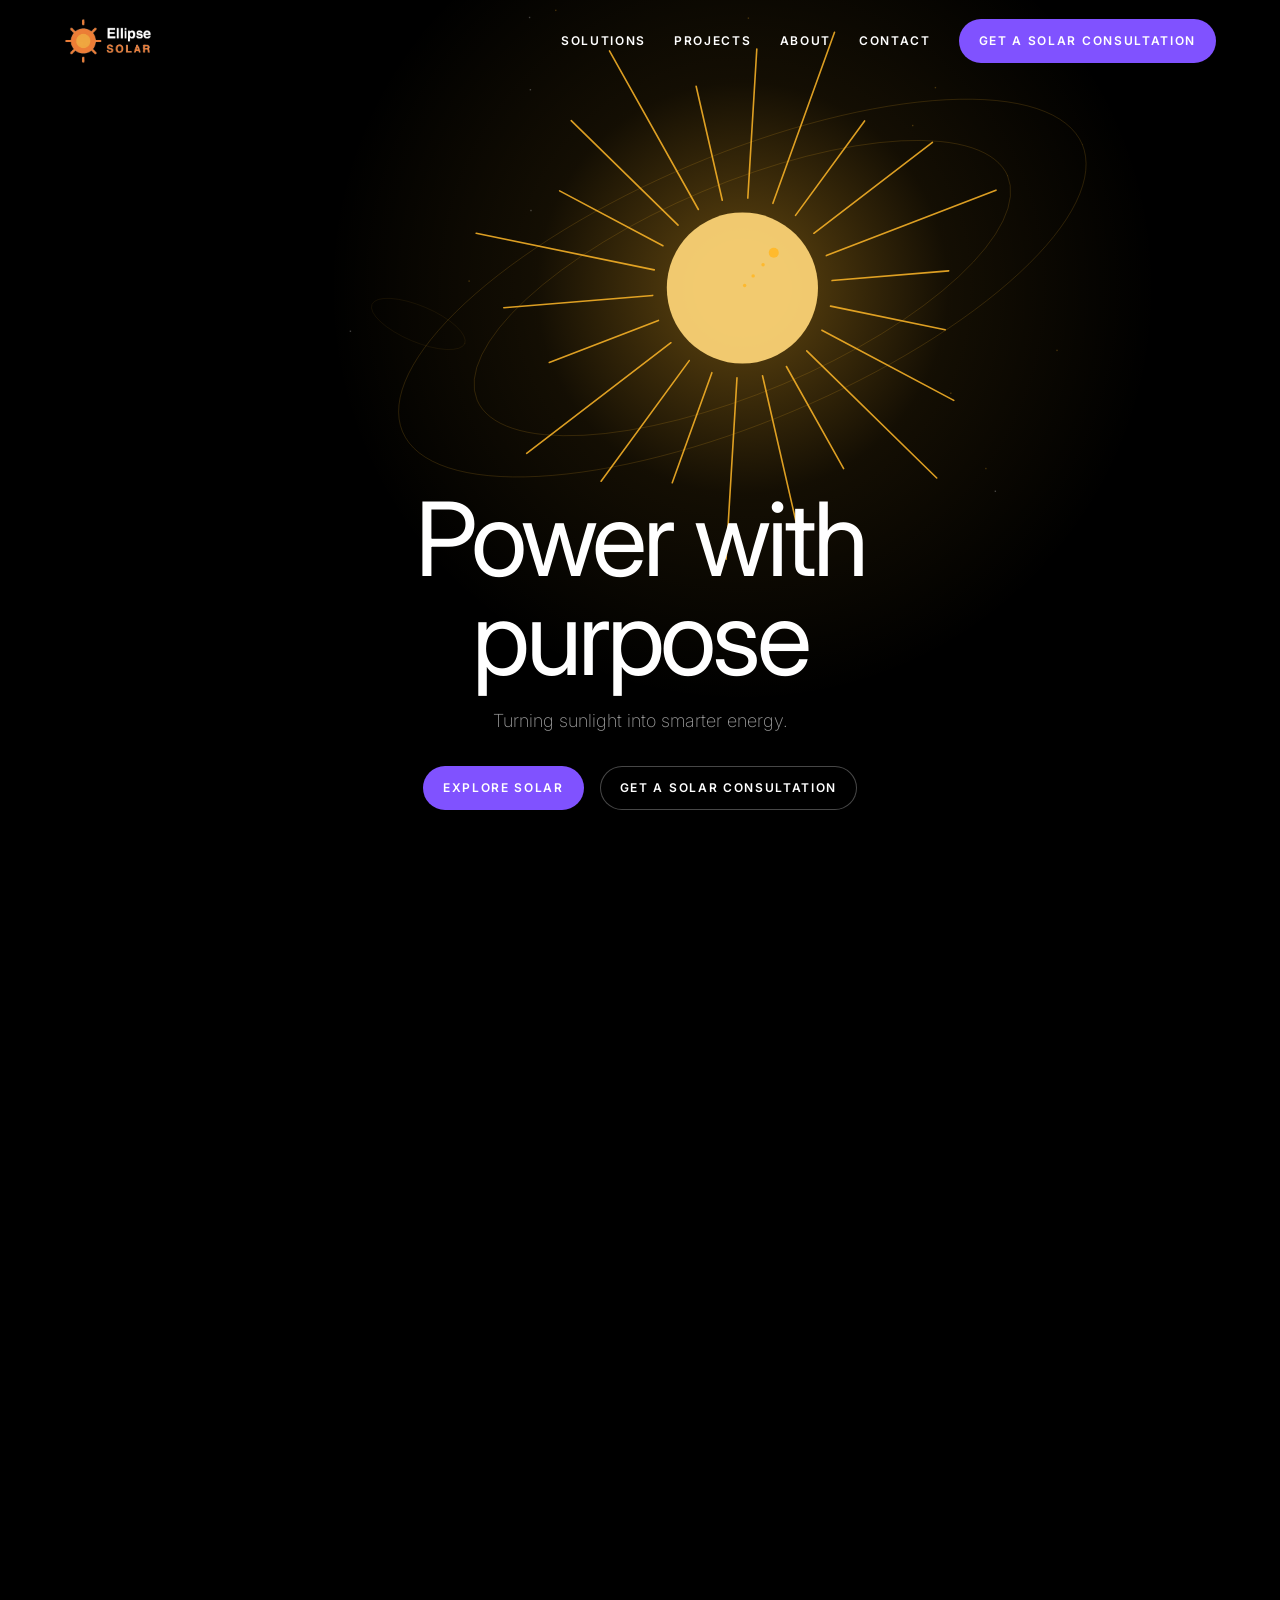
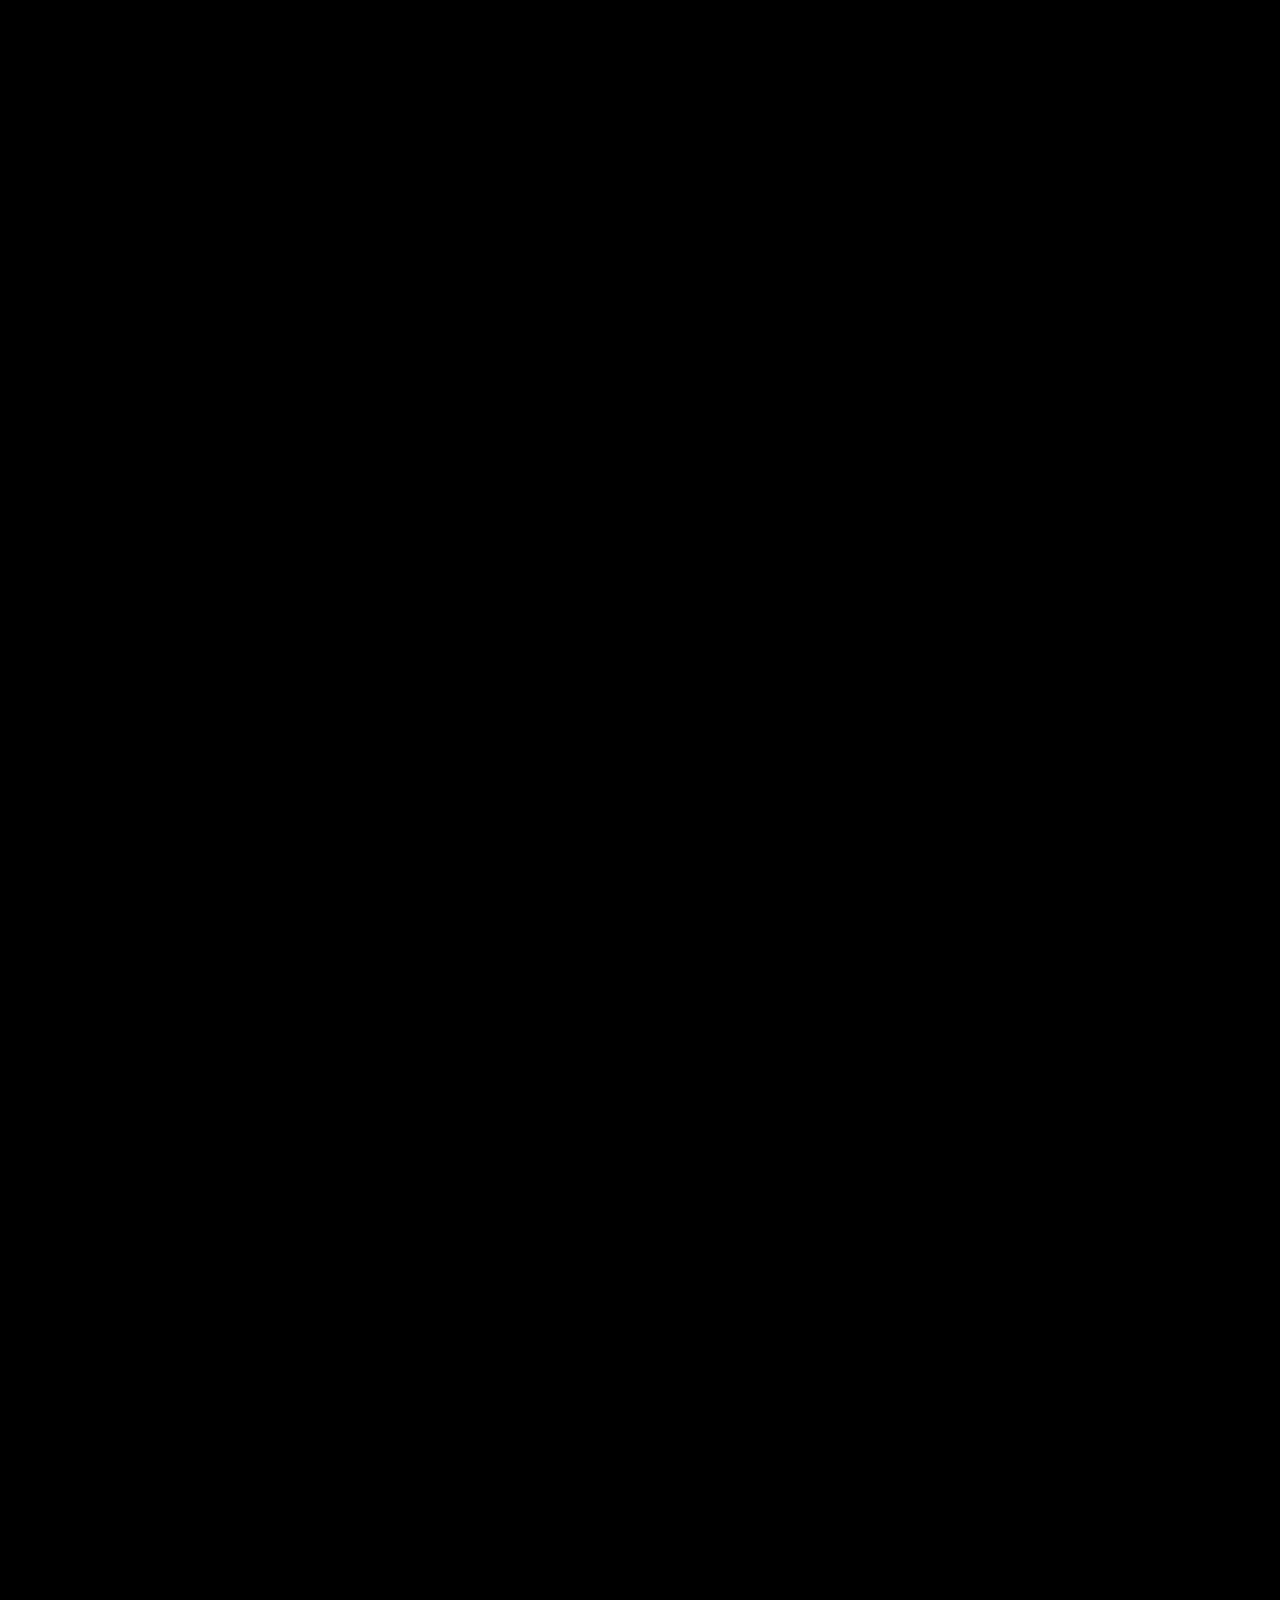
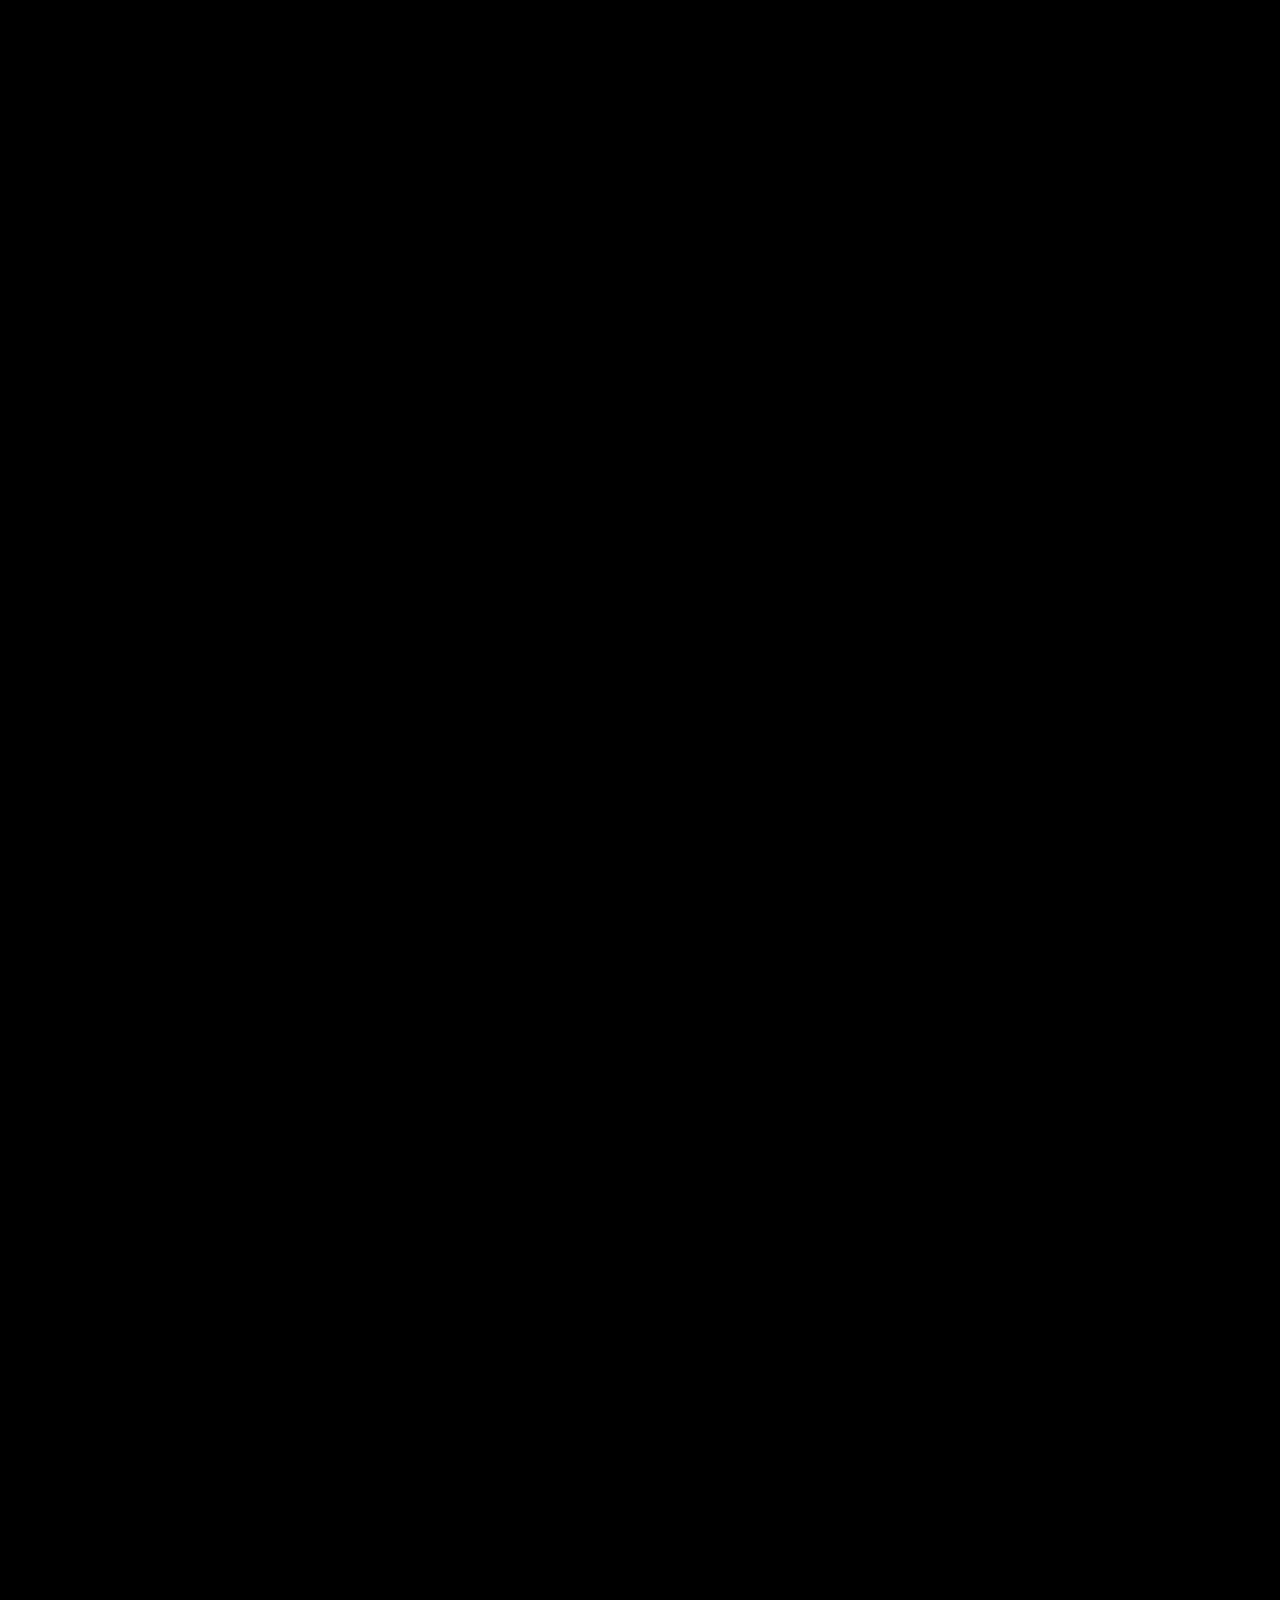
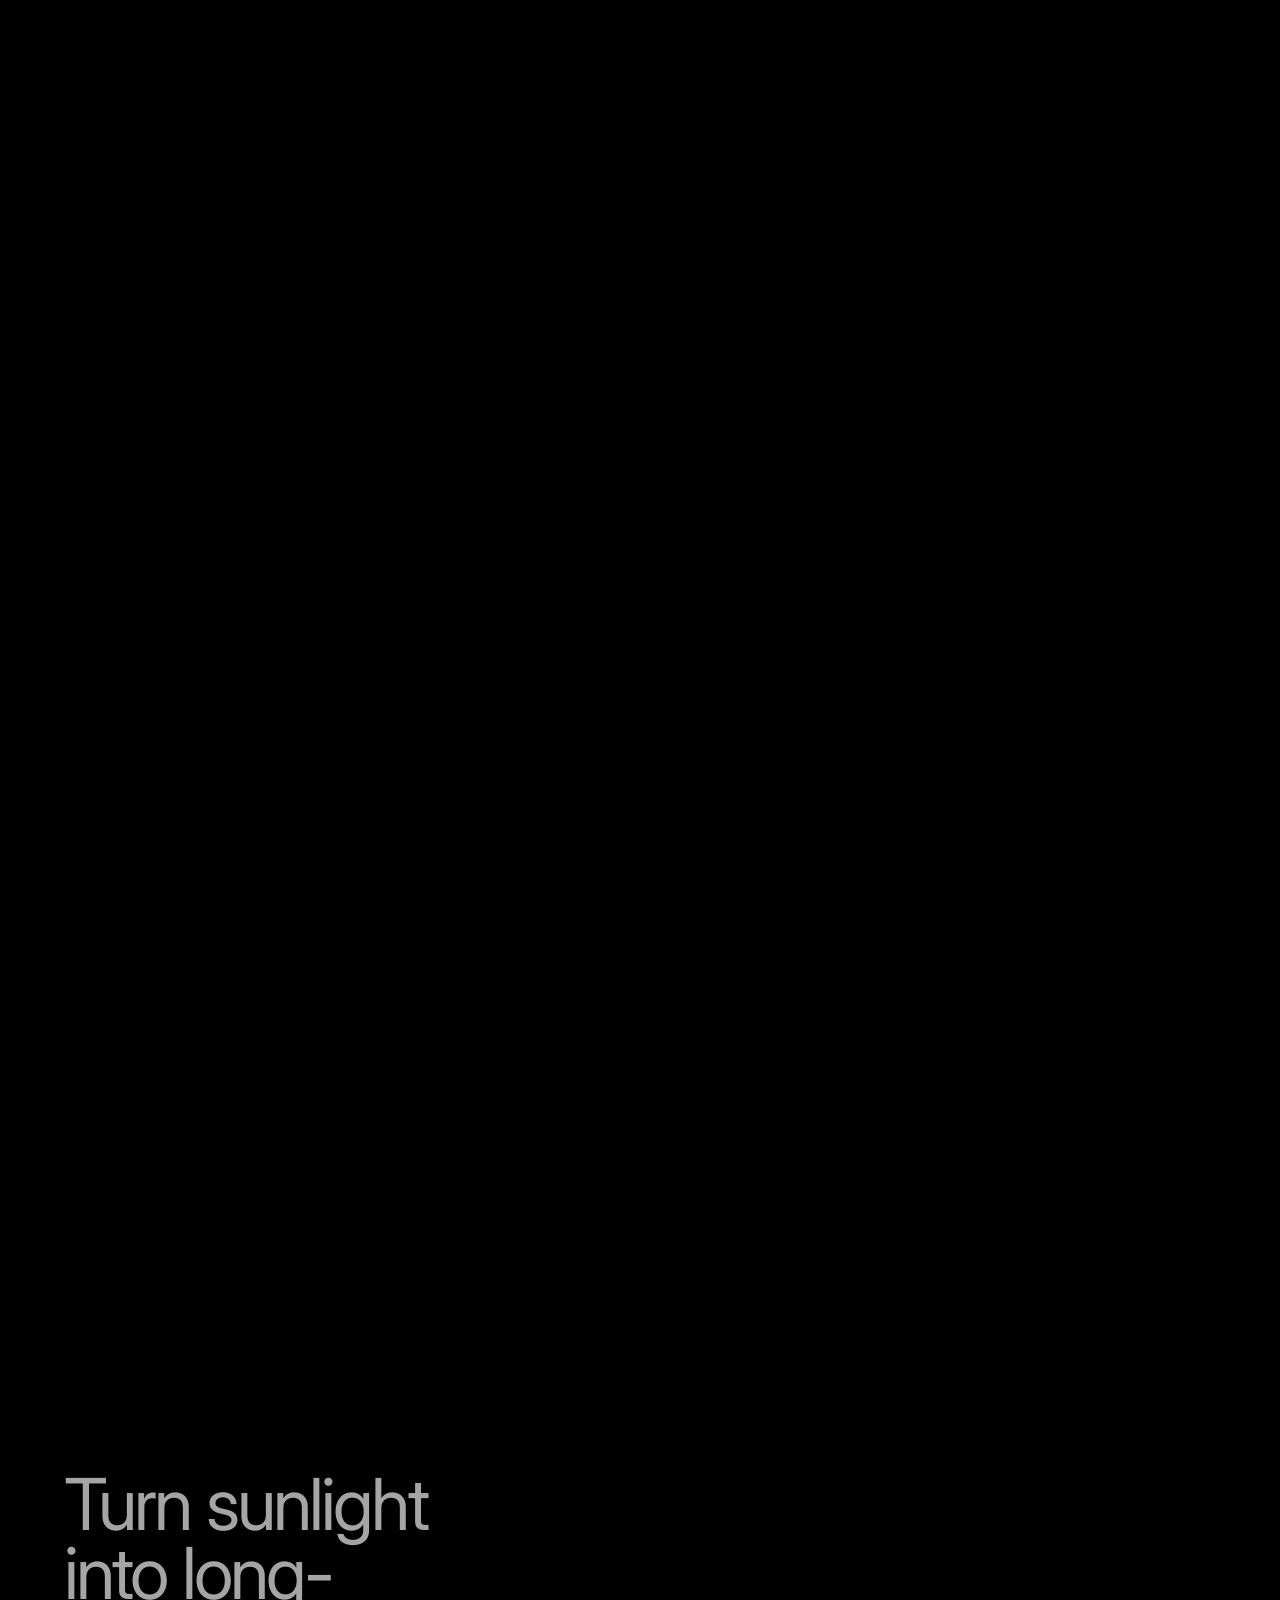
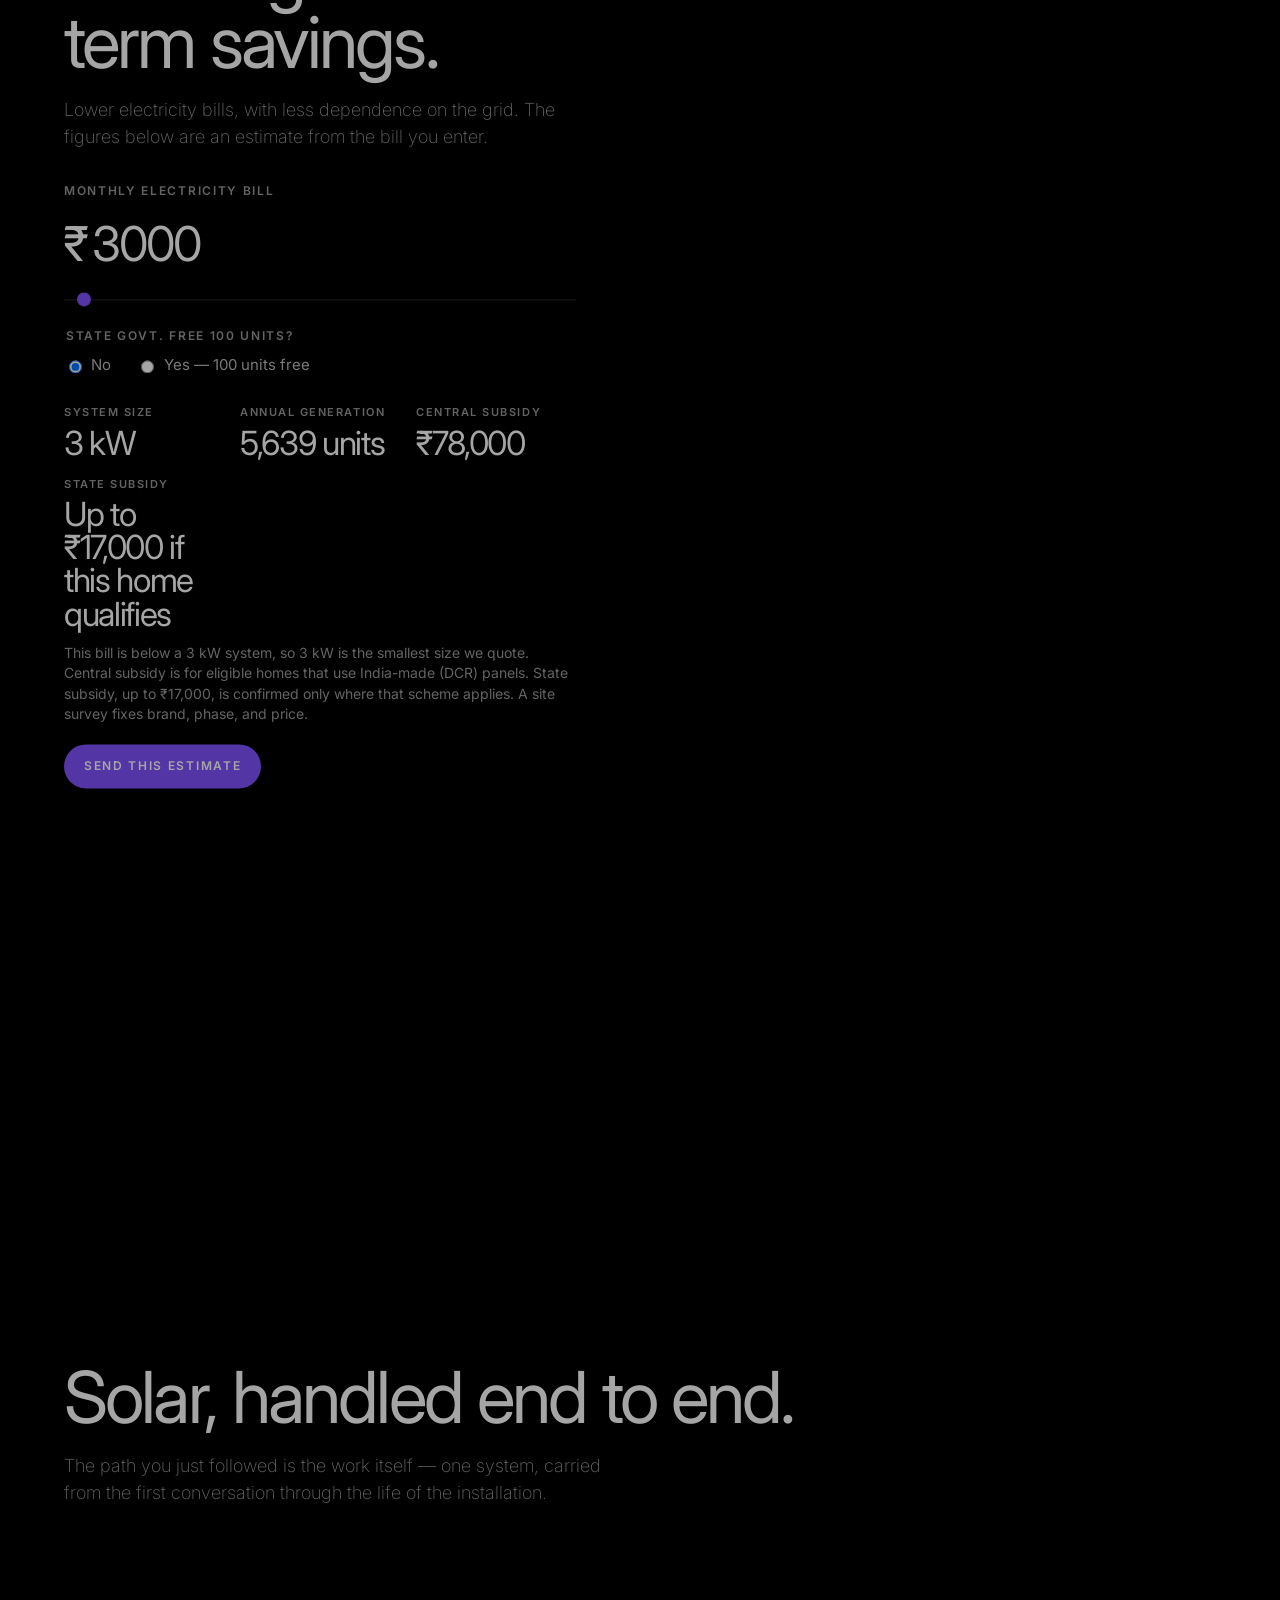
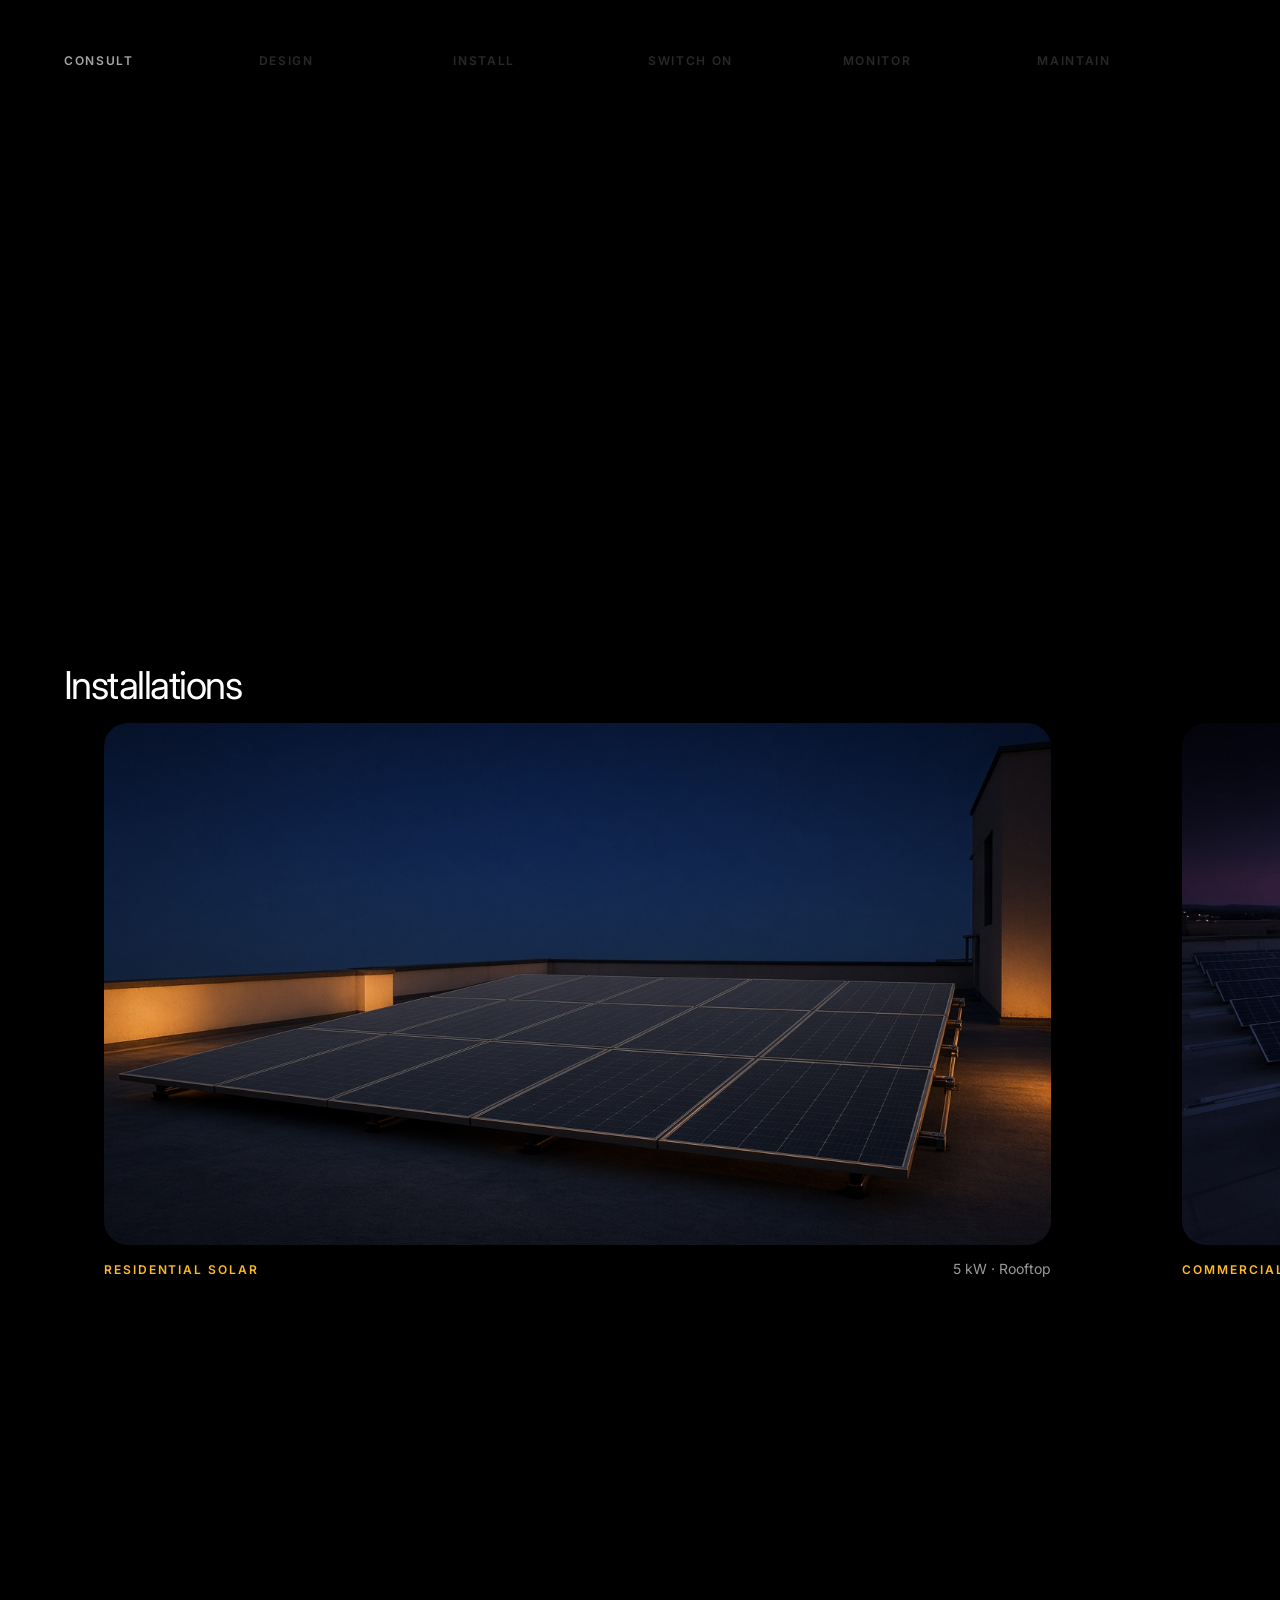
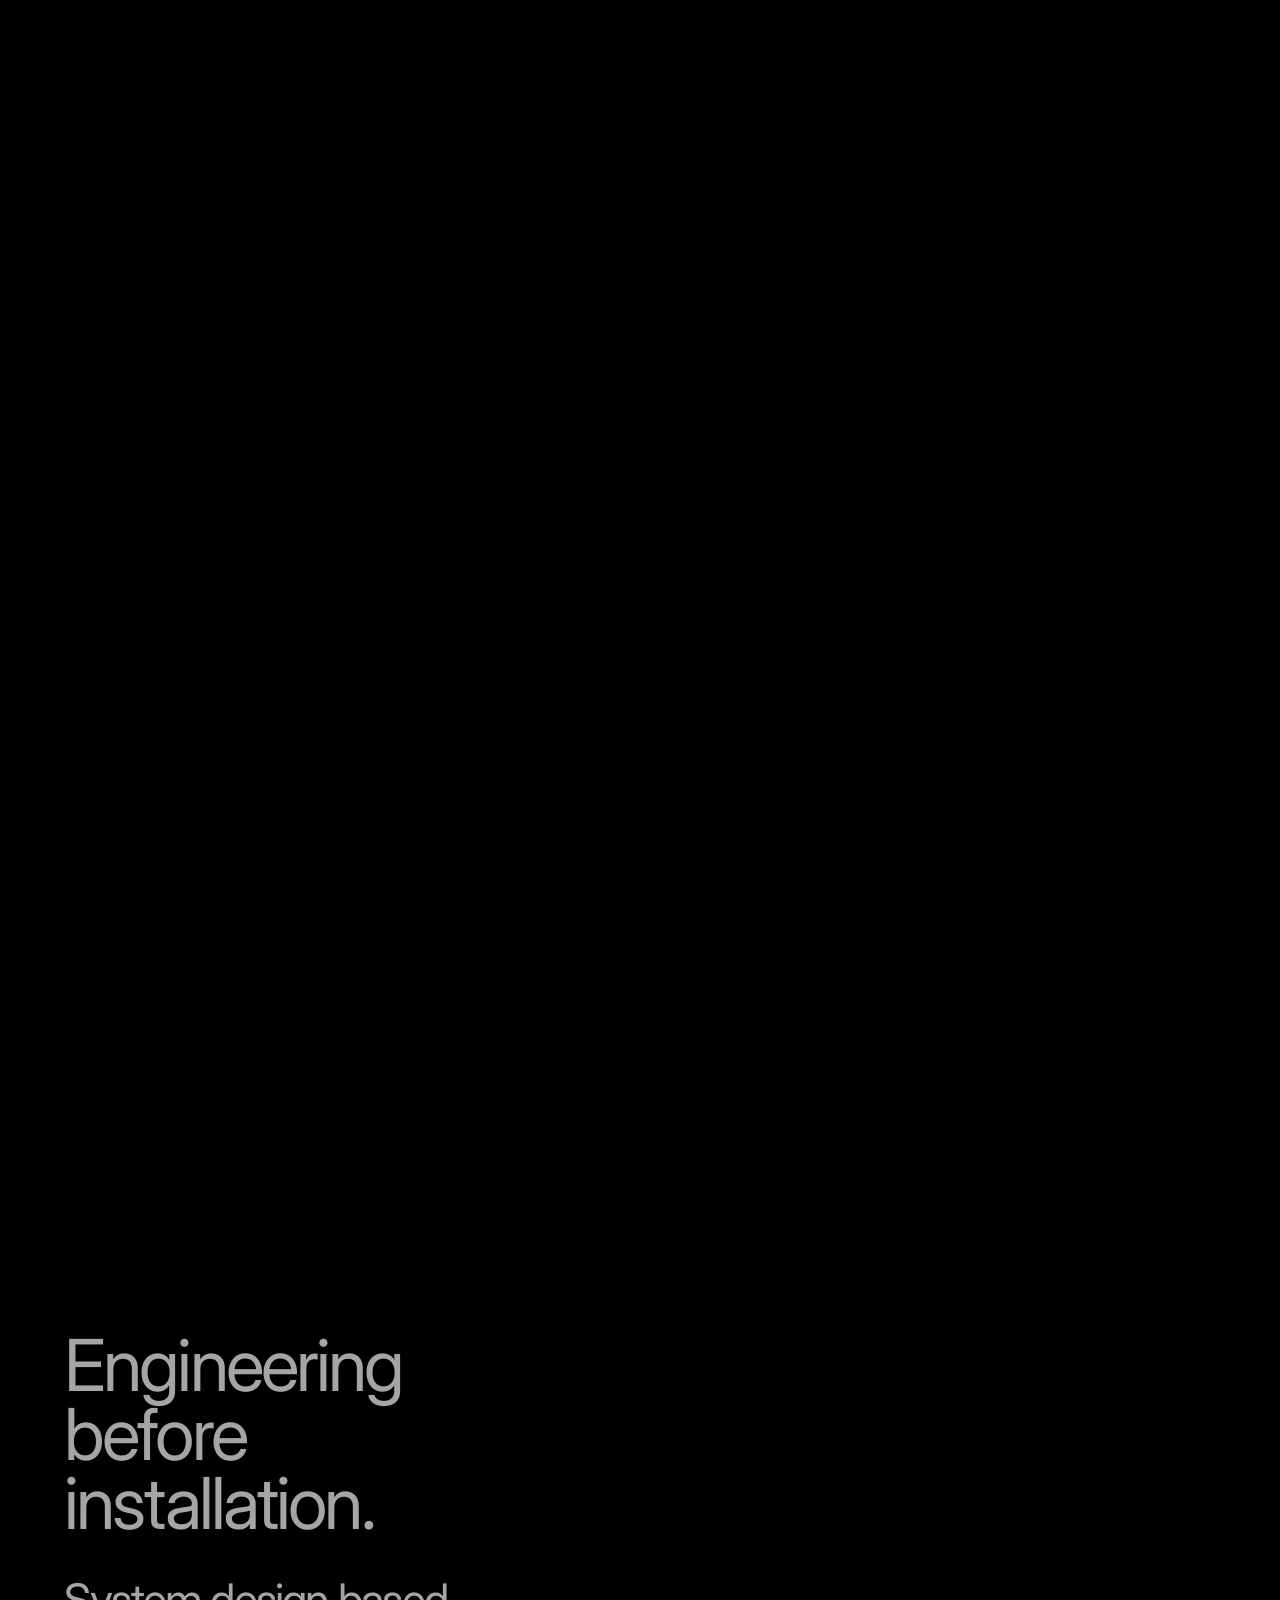
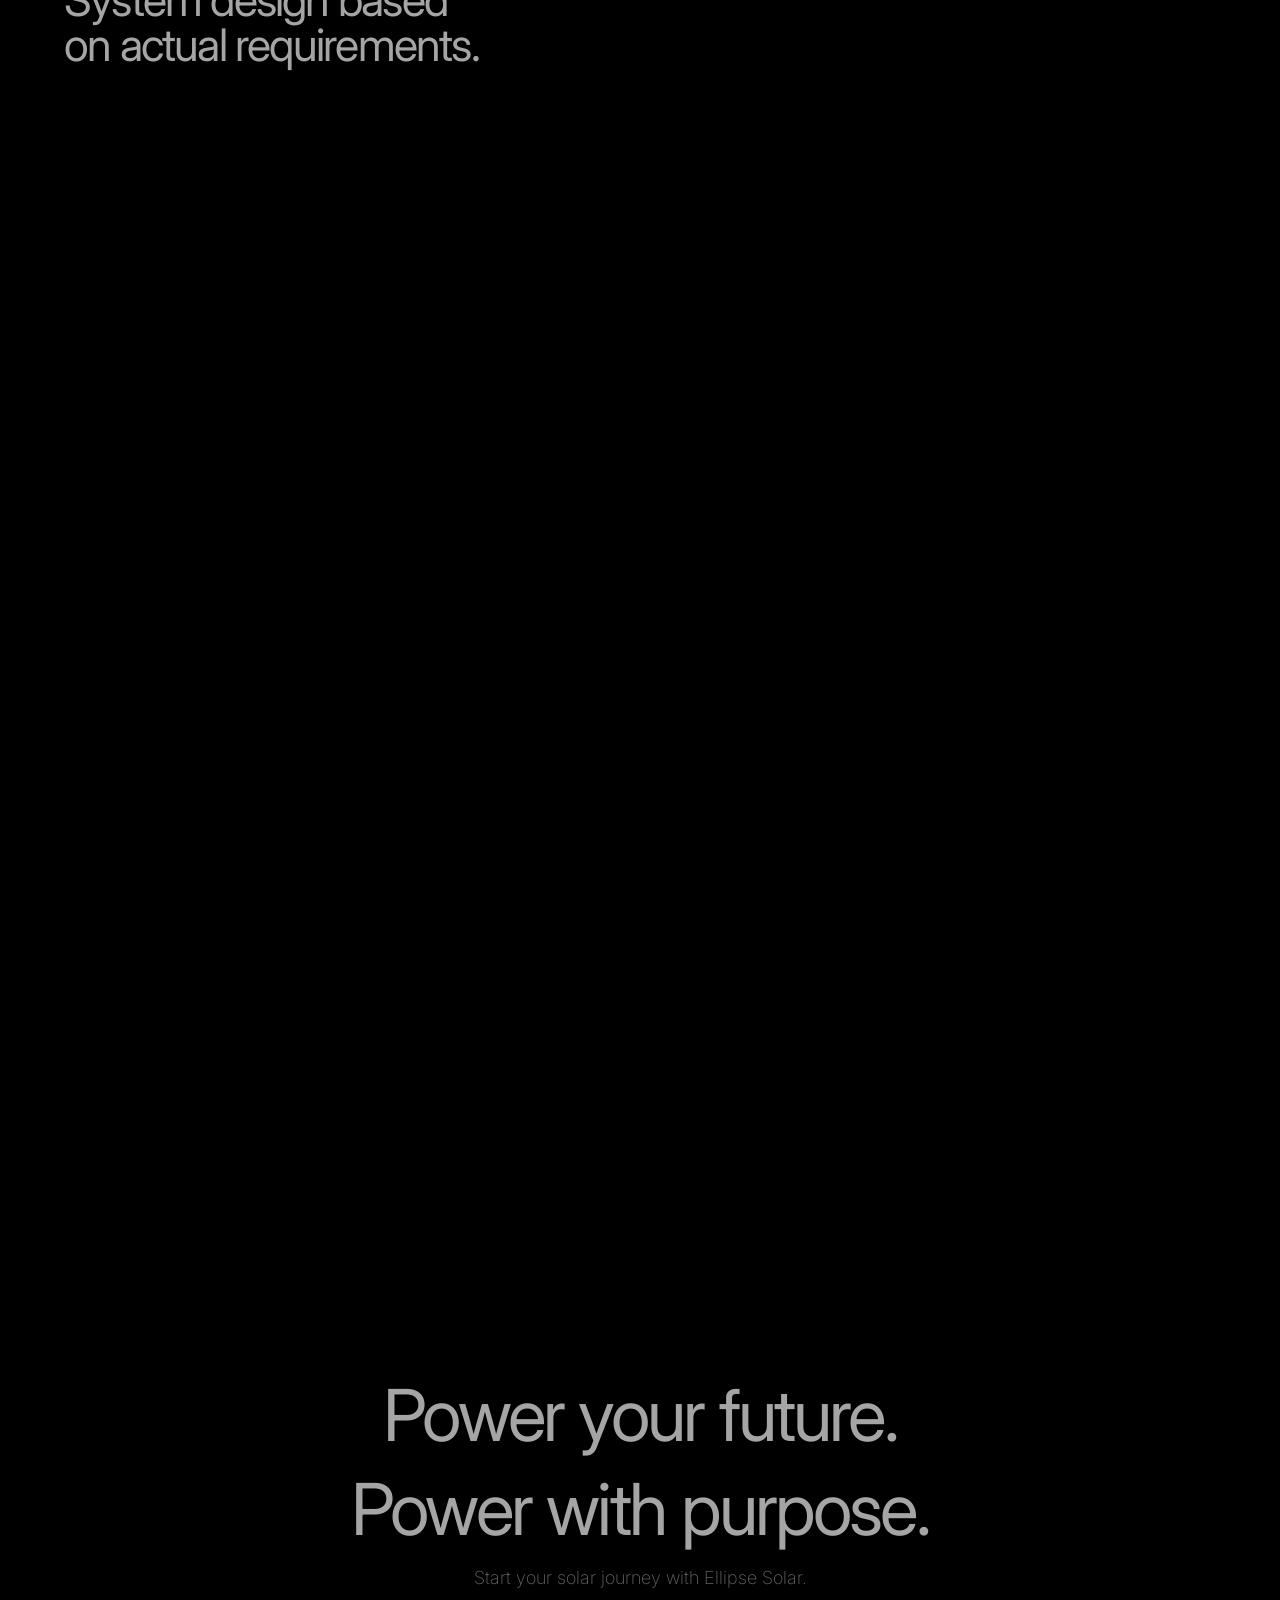
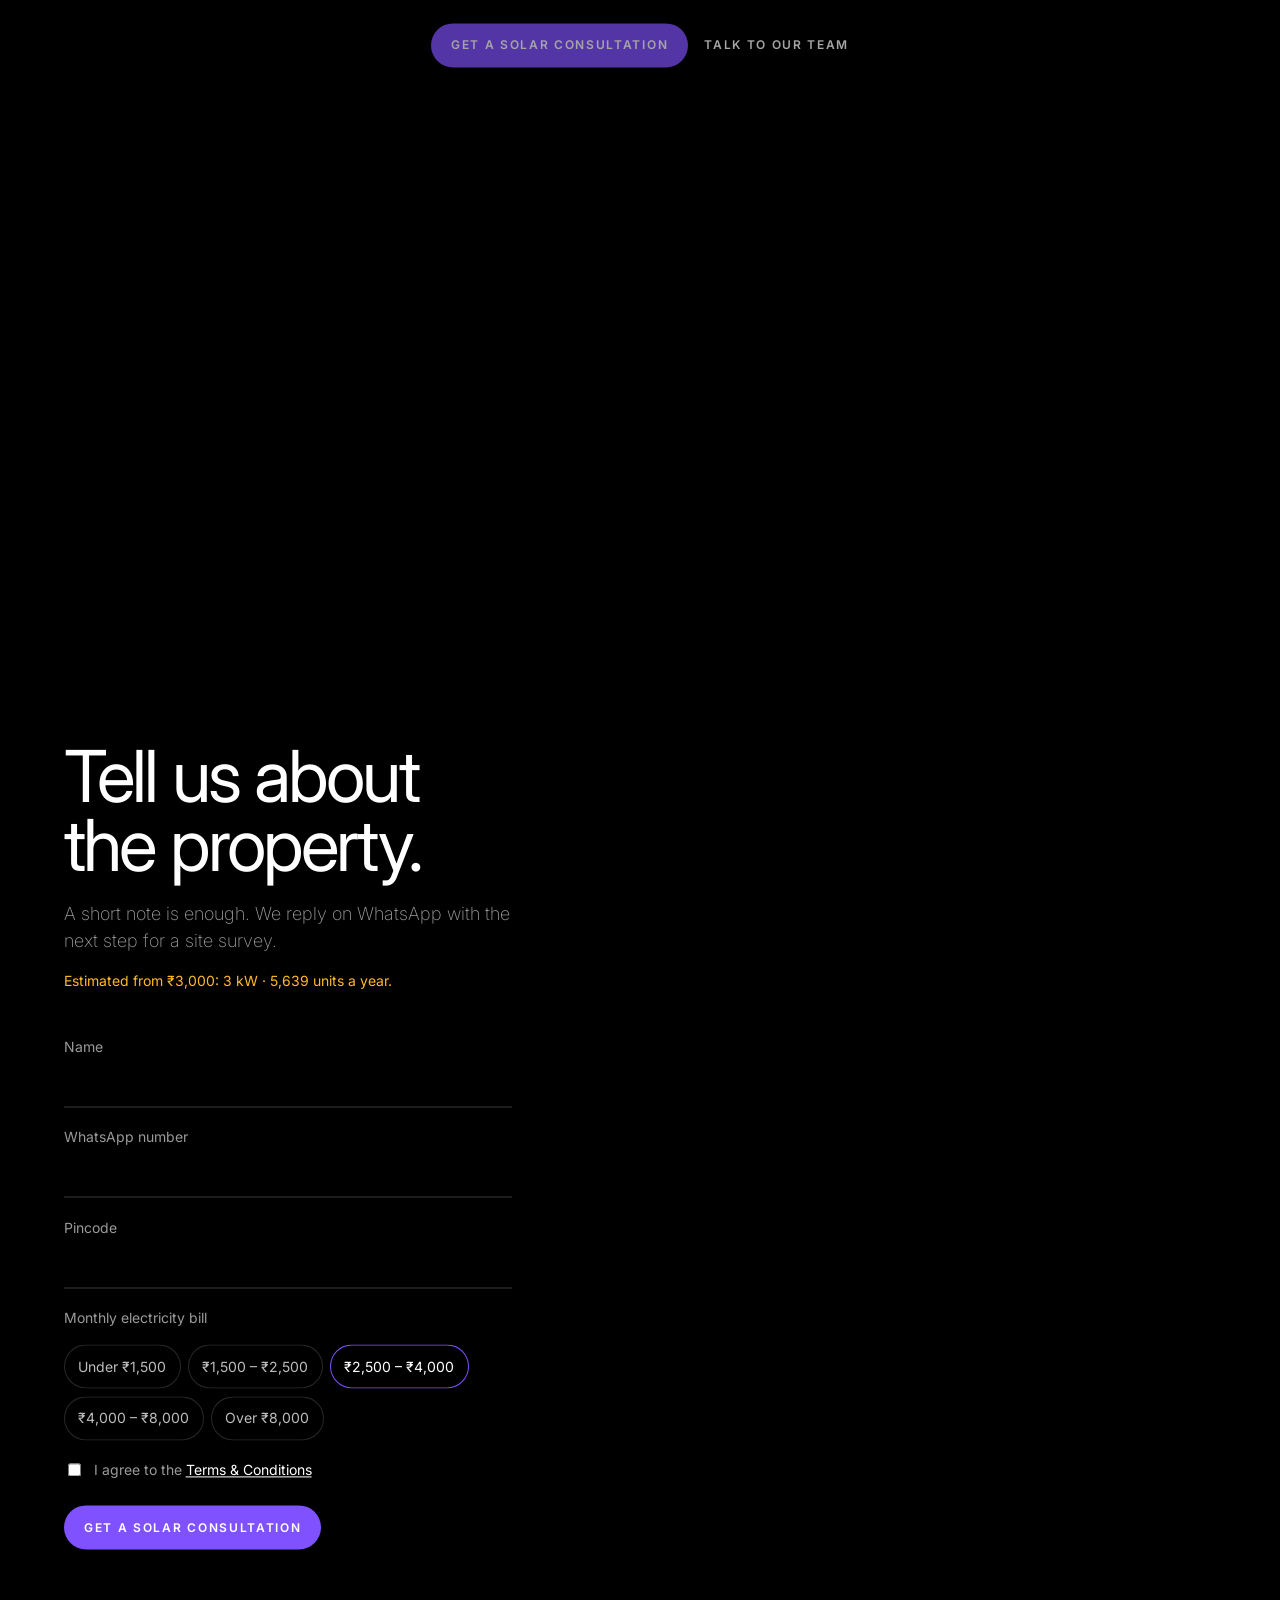
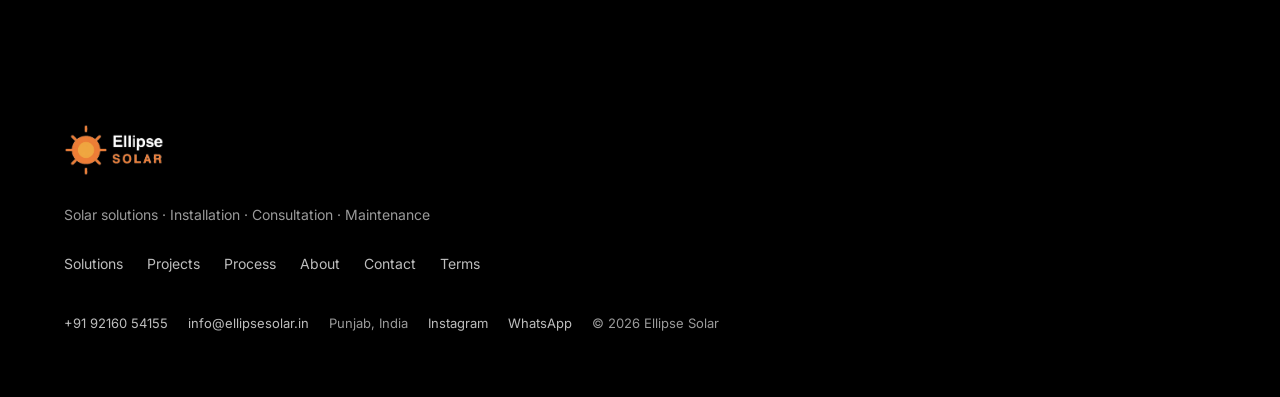
<file: index.html>
<!DOCTYPE html>
<html lang="en">
<head>
  <meta charset="UTF-8">
  <meta name="viewport" content="width=device-width, initial-scale=1.0">
  <title>Ellipse Solar — Power with Purpose</title>
  <meta name="description" content="Ellipse Solar designs and installs solar systems for homes and businesses. Follow the path from sunlight to power — capture, conversion, and long-term savings.">
  <meta name="theme-color" content="#000000">
  <link rel="icon" type="image/png" href="images/favicon.png">
  <link rel="preconnect" href="https://fonts.googleapis.com">
  <link rel="preconnect" href="https://fonts.gstatic.com" crossorigin>
  <link href="https://fonts.googleapis.com/css2?family=Inter:wght@200;400;600&display=swap" rel="stylesheet">
  <link rel="stylesheet" href="css/style.css?v=flows2">
</head>
<body>
  <a class="skip" href="#origin">Skip to content</a>
  <p class="sr-only">This page is one continuous story. Scrolling follows energy from sunlight, through a solar array and inverter, into a property and the grid, and on to savings.</p>

  <canvas id="field" aria-hidden="true"></canvas>

  <header class="nav" id="nav">
    <a class="nav__logo" href="#origin" aria-label="Ellipse Solar">
      <img src="images/logo.png" alt="" width="963" height="502">
    </a>
    <button class="nav__toggle" id="nav-toggle" type="button" aria-expanded="false" aria-controls="nav-menu" aria-label="Open menu">
      <span></span><span></span>
    </button>
    <nav class="nav__links" id="nav-menu">
      <a href="#solutions" data-nav="solutions">Solutions</a>
      <a href="#projects" data-nav="projects">Projects</a>
      <a href="#why" data-nav="why">About</a>
      <a href="#contact" data-nav="contact">Contact</a>
      <a class="btn btn--fill" href="#contact">Get a solar consultation</a>
    </nav>
  </header>

  <main>
    <section class="film" id="film">
      <div id="origin" class="film__mark" style="top:0"></div>
      <div id="panel" class="film__mark" style="top:18%"></div>
      <div id="solutions" class="film__mark" style="top:36%"></div>
      <div id="grid" class="film__mark" style="top:74%"></div>
      <div class="film__stage">
        <div class="beat beat--center" data-start="0" data-end="0.15">
          <h1>Power with<br>purpose</h1>
          <p class="lede">Turning sunlight into smarter energy.</p>
          <div class="actions">
            <a class="btn btn--fill" href="#panel">Explore solar</a>
            <a class="btn btn--ghost" href="#contact">Get a solar consultation</a>
          </div>
        </div>
        <div class="beat" data-start="0.18" data-end="0.33">
          <h2>Capture the power of sunlight.</h2>
          <p class="lede">High-performance solar systems designed around your actual energy requirements.</p>
        </div>
        <div class="beat" data-start="0.36" data-end="0.51">
          <h2>Sunlight. Now powering your home.</h2>
          <p class="lede">Generate your own electricity and reduce your dependence on the grid.</p>
          <ul class="service-line" id="services">
            <li>Solar solutions</li>
            <li>Installation</li>
            <li>Consultation</li>
            <li>Maintenance</li>
          </ul>
        </div>
        <div class="meter" id="meter" data-start="0.54" data-end="0.71">
          <p class="meter__kicker">Monthly electricity bill</p>
          <p class="meter__value" id="meter-value" aria-live="polite">₹8,450</p>
          <p class="lede meter__line">Imagine producing as much energy as you consume.</p>
          <p class="fine">Illustrative example. Actual savings depend on system size, consumption, tariff, generation and applicable net-metering rules.</p>
        </div>
        <div class="beat" data-start="0.74" data-end="1">
          <h2>Use what you need. Send the rest forward.</h2>
          <p class="chain" id="grid-chain">
            <span>Sun</span>
            <span aria-hidden="true">↓</span>
            <span>Solar panels</span>
            <span aria-hidden="true">↓</span>
            <span>Home</span>
            <span aria-hidden="true">↔</span>
            <span>Grid</span>
          </p>
        </div>
      </div>
    </section>

    <section class="chapter chapter--savings" id="savings" data-scene="savings">
      <div class="copy">
        <h2>Turn sunlight into long-term savings.</h2>
        <p class="lede">Lower electricity bills, with less dependence on the grid. The figures below are an estimate from the bill you enter.</p>
        <div class="calc" id="savings-calc">
          <label class="calc__label" for="calc-bill">Monthly electricity bill</label>
          <div class="calc__row">
            <span>₹</span>
            <input id="calc-bill" type="number" inputmode="numeric" min="500" max="100000" value="3000" aria-describedby="res-note">
          </div>
          <input id="calc-slider" type="range" min="500" max="50000" step="100" value="3000" aria-label="Monthly bill amount">
          <fieldset>
            <legend>State govt. free 100 units?</legend>
            <label class="choice"><input type="radio" name="free-units" value="no" checked> No</label>
            <label class="choice"><input type="radio" name="free-units" value="yes"> Yes — 100 units free</label>
          </fieldset>
          <dl class="calc__out">
            <div><dt>System size</dt><dd id="res-system">3 kW</dd></div>
            <div><dt>Annual generation</dt><dd id="res-annual">5,639 units</dd></div>
            <div><dt>Central subsidy</dt><dd id="res-subsidy">₹78,000</dd></div>
            <div><dt>State subsidy</dt><dd id="res-state">Up to ₹17,000 if this home qualifies</dd></div>
          </dl>
          <p class="fine" id="res-note">Standard sizes run from 3 kW to 50 kW. Central subsidy is for eligible homes that use India-made (DCR) panels. A site survey fixes brand, phase, and price.</p>
          <a class="btn btn--fill" href="#contact">Send this estimate</a>
        </div>
      </div>
    </section>

    <section class="chapter chapter--process" id="process" data-scene="process">
      <div class="copy">
        <h2>Solar, handled end to end.</h2>
        <p class="lede">The path you just followed is the work itself — one system, carried from the first conversation through the life of the installation.</p>
        <ol class="rail" id="rail">
          <li>Consult</li>
          <li>Design</li>
          <li>Install</li>
          <li>Switch on</li>
          <li>Monitor</li>
          <li>Maintain</li>
        </ol>
      </div>
    </section>

    <section class="chapter chapter--projects" id="projects" data-scene="projects">
      <div class="pin">
        <h2 class="pin__title">Installations</h2>
        <div class="track" id="track">
          <figure class="project">
            <img src="images/project-residential.jpg" width="1280" height="720" alt="Residential rooftop solar array at dusk" loading="lazy" decoding="async">
            <figcaption>
              <span class="label">Residential solar</span>
              <p>5 kW · Rooftop</p>
            </figcaption>
          </figure>
          <figure class="project">
            <img src="images/project-commercial.jpg" width="1280" height="720" alt="Commercial rooftop solar array at twilight" loading="lazy" decoding="async">
            <figcaption>
              <span class="label">Commercial solar</span>
              <p>10 kW · 3-phase</p>
            </figcaption>
          </figure>
          <figure class="project">
            <img src="images/project-ground.jpg" width="1280" height="720" alt="Ground-mounted solar array at dusk" loading="lazy" decoding="async">
            <figcaption>
              <span class="label">Ground mount</span>
              <p>Up to 50 kW</p>
            </figcaption>
          </figure>
        </div>
      </div>
    </section>

    <section class="chapter chapter--why" id="why" data-scene="why">
      <div class="copy">
        <h2>Engineering before installation.</h2>
        <div class="statements" id="statements">
          <p class="statement">System design based on actual requirements.</p>
          <p class="statement">Quality-focused equipment selection.</p>
          <p class="statement">Professional installation.</p>
          <p class="statement">End-to-end execution.</p>
          <p class="statement">Long-term maintenance and support.</p>
        </div>
      </div>
    </section>

    <section class="chapter chapter--center" id="future" data-scene="future">
      <div class="copy">
        <h2>Power your future.</h2>
        <p class="echo">Power with purpose.</p>
        <p class="lede">Start your solar journey with Ellipse Solar.</p>
        <div class="actions">
          <a class="btn btn--fill" href="#contact">Get a solar consultation</a>
          <a class="text-link" href="https://wa.me/919216054155?text=Hi%20Ellipse%20Solar%2C%20I%20would%20like%20to%20talk%20to%20your%20team%20about%20solar." target="_blank" rel="noopener noreferrer">Talk to our team</a>
        </div>
      </div>
    </section>

    <section class="chapter chapter--fit" id="contact" data-scene="drift">
      <div class="copy">
        <h2>Tell us about the property.</h2>
        <p class="lede">A short note is enough. We reply on WhatsApp with the next step for a site survey.</p>
        <p class="estimate" id="estimate" aria-live="polite"></p>
        <form class="form" id="contact-form" novalidate>
          <label for="name">Name</label>
          <input type="text" id="name" name="name" autocomplete="name" required aria-describedby="name-error">
          <p class="field-error" id="name-error" hidden></p>
          <label for="phone">WhatsApp number</label>
          <input type="tel" id="phone" name="phone" inputmode="tel" autocomplete="tel" required aria-describedby="phone-error">
          <p class="field-error" id="phone-error" hidden></p>
          <label for="pincode">Pincode</label>
          <input type="text" id="pincode" name="pincode" inputmode="numeric" autocomplete="postal-code" required maxlength="6" aria-describedby="pincode-error">
          <p class="field-error" id="pincode-error" hidden></p>
          <label>Monthly electricity bill</label>
          <div class="bills">
            <label><input type="radio" name="bill" value="Less than ₹1500"><span>Under ₹1,500</span></label>
            <label><input type="radio" name="bill" value="₹1500 - ₹2500"><span>₹1,500 – ₹2,500</span></label>
            <label><input type="radio" name="bill" value="₹2500 - ₹4000" checked><span>₹2,500 – ₹4,000</span></label>
            <label><input type="radio" name="bill" value="₹4000 - ₹8000"><span>₹4,000 – ₹8,000</span></label>
            <label><input type="radio" name="bill" value="More than ₹8000"><span>Over ₹8,000</span></label>
          </div>
          <label class="check">
            <input type="checkbox" id="terms" name="terms" required>
            <span>I agree to the <a href="terms.html">Terms &amp; Conditions</a></span>
          </label>
          <p class="field-error" id="terms-error" hidden></p>
          <button class="btn btn--fill" type="submit" id="consult-submit">Get a solar consultation</button>
          <p class="form-status" id="form-status" role="status" hidden></p>
        </form>
      </div>
    </section>
  </main>

  <footer class="footer">
    <a class="footer__mark" href="#origin" aria-label="Ellipse Solar">
      <img src="images/logo.png" alt="" width="963" height="502">
    </a>
    <p class="footer__services">Solar solutions · Installation · Consultation · Maintenance</p>
    <nav class="footer__nav" aria-label="Footer">
      <a href="#solutions">Solutions</a>
      <a href="#projects">Projects</a>
      <a href="#process">Process</a>
      <a href="#why">About</a>
      <a href="#contact">Contact</a>
      <a href="terms.html">Terms</a>
    </nav>
    <div class="footer__meta">
      <a href="tel:+919216054155">+91 92160 54155</a>
      <a href="mailto:info@ellipsesolar.in">info@ellipsesolar.in</a>
      <span>Punjab, India</span>
      <a href="https://www.instagram.com/ellipsesolarofficial/" target="_blank" rel="noopener noreferrer">Instagram</a>
      <a href="https://wa.me/919216054155" target="_blank" rel="noopener noreferrer">WhatsApp</a>
      <span>© 2026 Ellipse Solar</span>
    </div>
  </footer>

  <script src="js/main.js?v=clear"></script>
</body>
</html>
</file>
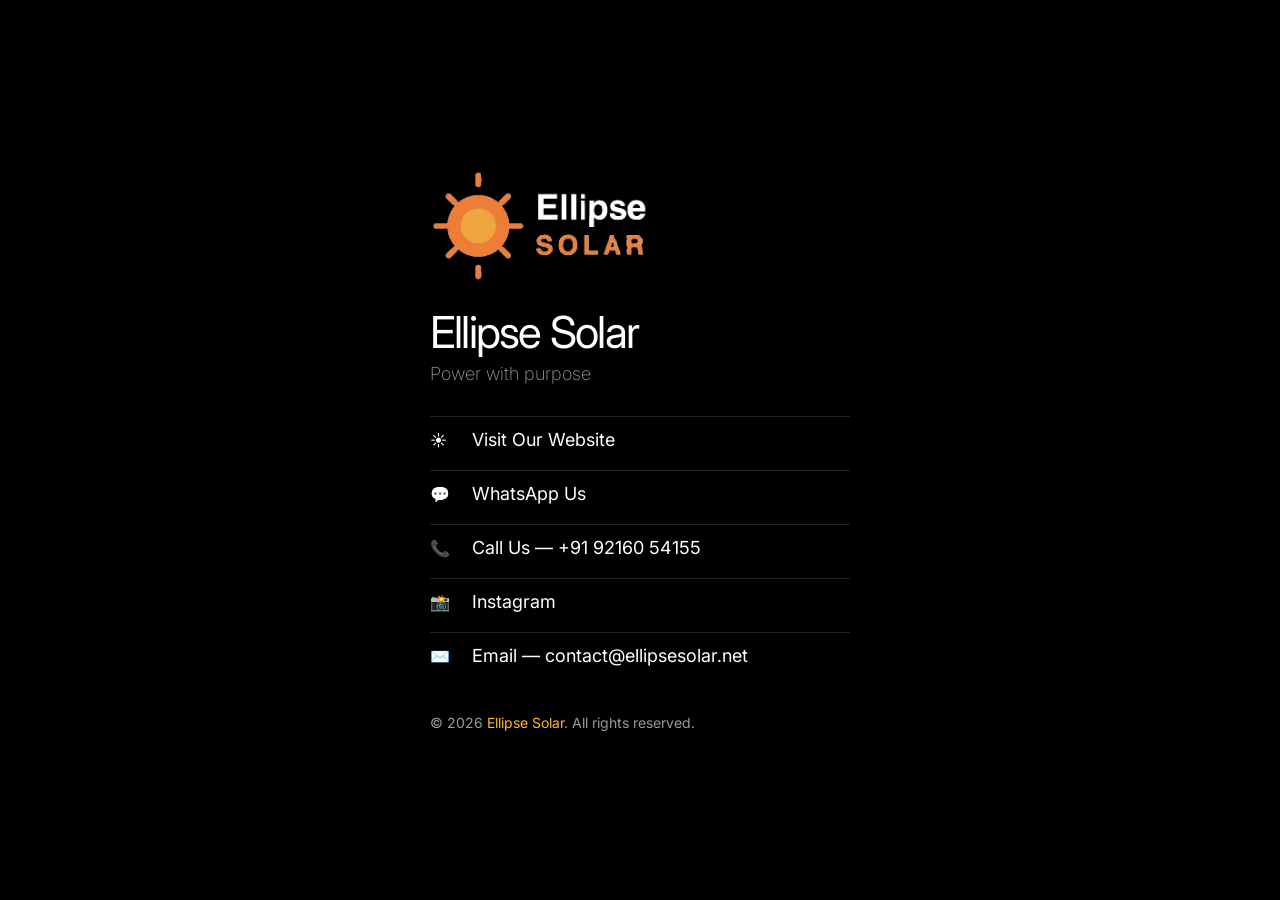
<file: links.html>
<!DOCTYPE html>
<html lang="en">
<head>
    <meta charset="UTF-8">
    <meta name="viewport" content="width=device-width, initial-scale=1.0">
    <title>Ellipse Solar | Connect With Us</title>
    <meta name="description" content="All Ellipse Solar links - Website, WhatsApp, Instagram, Facebook, Google Maps and more.">
    <link rel="icon" type="image/png" href="images/favicon.png">
    <link rel="preconnect" href="https://fonts.googleapis.com">
    <link rel="preconnect" href="https://fonts.gstatic.com" crossorigin>
    <link href="https://fonts.googleapis.com/css2?family=Inter:wght@200;400;600&display=swap" rel="stylesheet">
    <style>
        * { margin: 0; padding: 0; box-sizing: border-box; }
        body { font-family: Inter, Helvetica, Arial, sans-serif; background: #000; min-height: 100vh; display: flex; align-items: center; justify-content: center; padding: 24px; color: #fff; }
        .links-page { max-width: 420px; width: 100%; text-align: left; }
        .links-logo { width: 220px; height: 114px; margin: 0 0 28px; }
        .links-logo img { width: 100%; height: 100%; object-fit: contain; object-position: left center; }
        .links-name { font-size: 44px; font-weight: 400; letter-spacing: -0.04em; line-height: 0.96; margin-bottom: 10px; }
        .links-tagline { font-size: 18px; font-weight: 200; color: #9a9a9a; margin-bottom: 32px; }
        .links-list { display: flex; flex-direction: column; gap: 8px; }
        .link-item { display: flex; align-items: center; gap: 14px; padding: 12px 0; background: none; border: none; border-top: 1px solid #222; color: #fff; text-decoration: none; font-weight: 400; font-size: 18px; }
        .link-item:hover { color: #ffb829; }
        .link-item__icon { width: 28px; min-width: 28px; font-size: 16px; background: none !important; }
        .links-footer { margin-top: 36px; font-size: 14px; color: #9a9a9a; }
        .links-footer a { color: #ffb829; text-decoration: none; }
    </style>
</head>
<body>
    <div class="links-page">
        <div class="links-logo">
            <img src="images/logo.png" alt="Ellipse Solar">
        </div>
        <h1 class="links-name">Ellipse Solar</h1>
        <p class="links-tagline">Power with purpose</p>

        <div class="links-list">
            <a href="https://ellipsesolar.net" class="link-item" target="_blank">
                <div class="link-item__icon link-item__icon--website">☀️</div>
                <span>Visit Our Website</span>
            </a>

            <a href="https://wa.me/919216054155?text=Hi%20Ellipse%20Solar%2C%20I%20am%20interested%20in%20solar%20installation." class="link-item" target="_blank">
                <div class="link-item__icon link-item__icon--whatsapp">💬</div>
                <span>WhatsApp Us</span>
            </a>

            <a href="tel:+919216054155" class="link-item">
                <div class="link-item__icon link-item__icon--call">📞</div>
                <span>Call Us — +91 92160 54155</span>
            </a>

            <a href="https://www.instagram.com/ellipsesolarofficial/" class="link-item" target="_blank">
                <div class="link-item__icon link-item__icon--instagram">📸</div>
                <span>Instagram</span>
            </a>

            <a href="mailto:contact@ellipsesolar.net" class="link-item">
                <div class="link-item__icon link-item__icon--email">✉️</div>
                <span>Email — contact@ellipsesolar.net</span>
            </a>
        </div>

        <p class="links-footer">© 2026 <a href="https://ellipsesolar.net">Ellipse Solar</a>. All rights reserved.</p>
    </div>
</body>
</html>
</file>
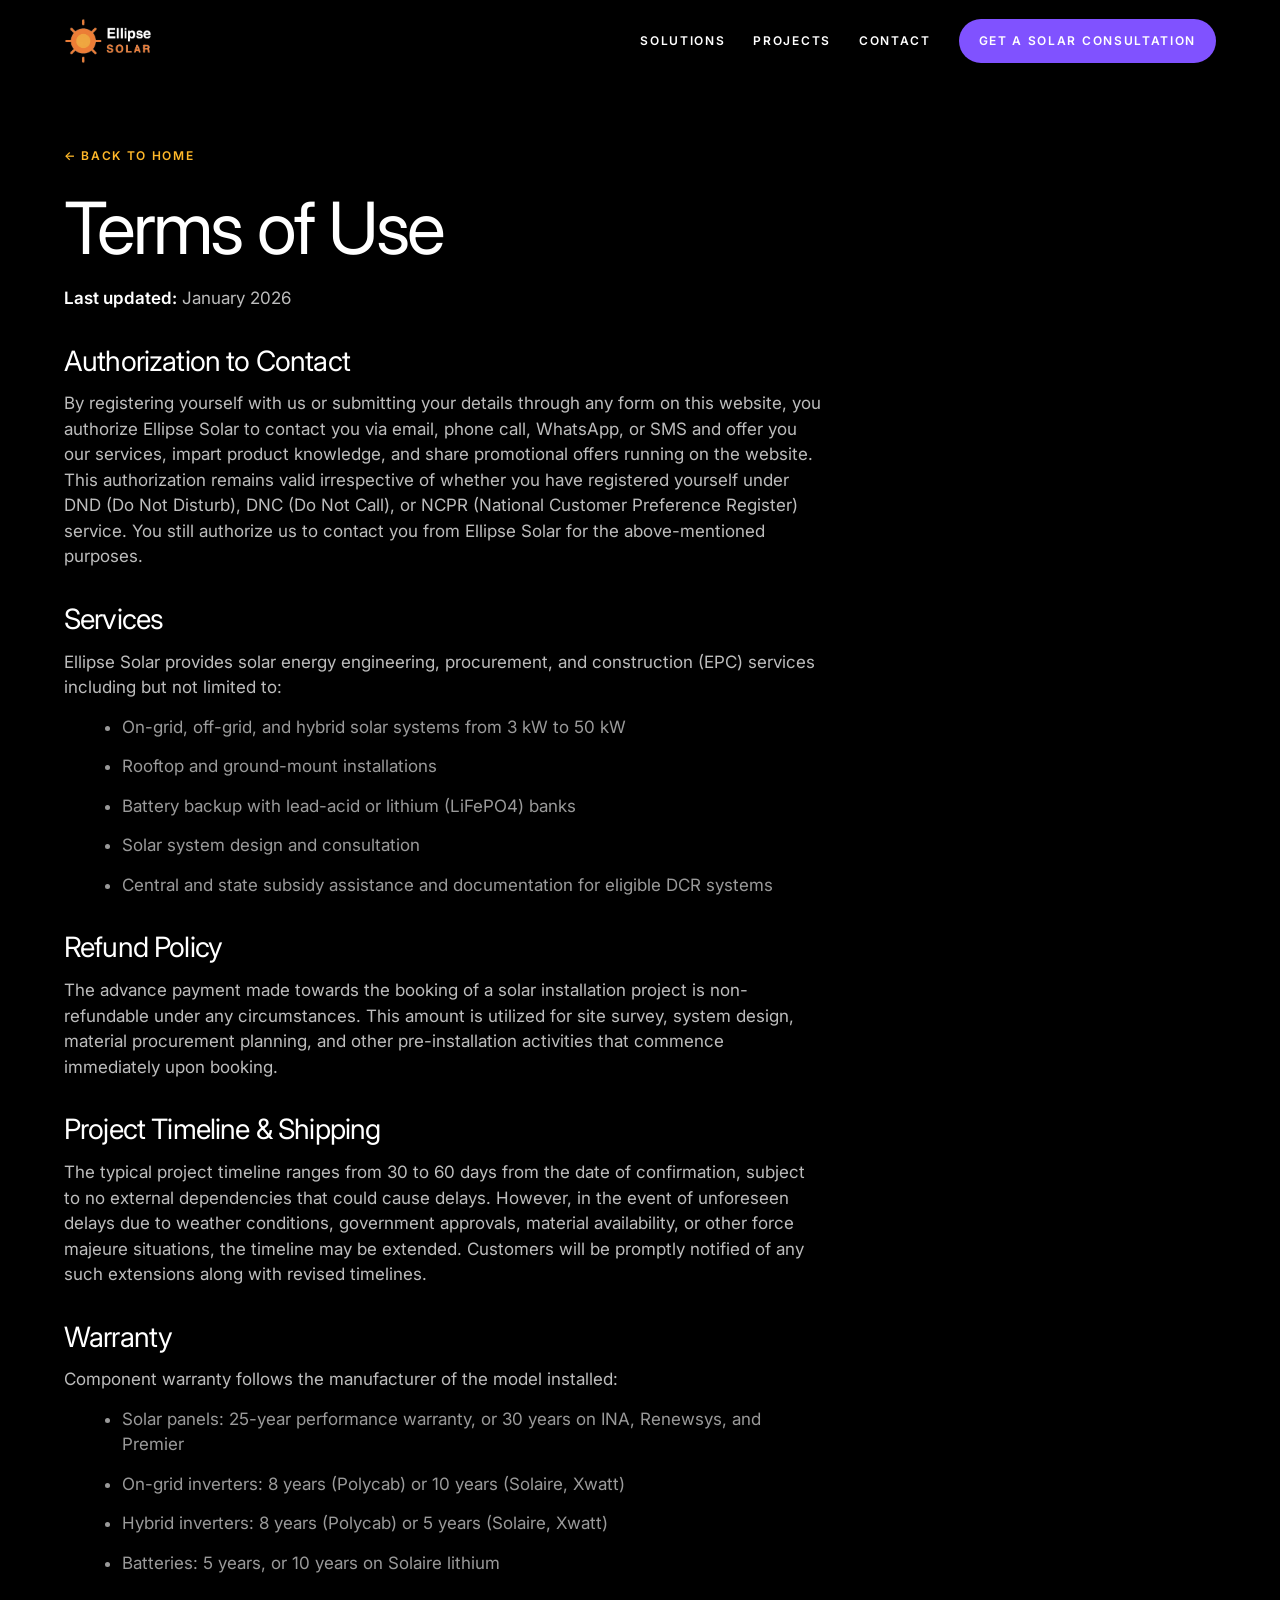
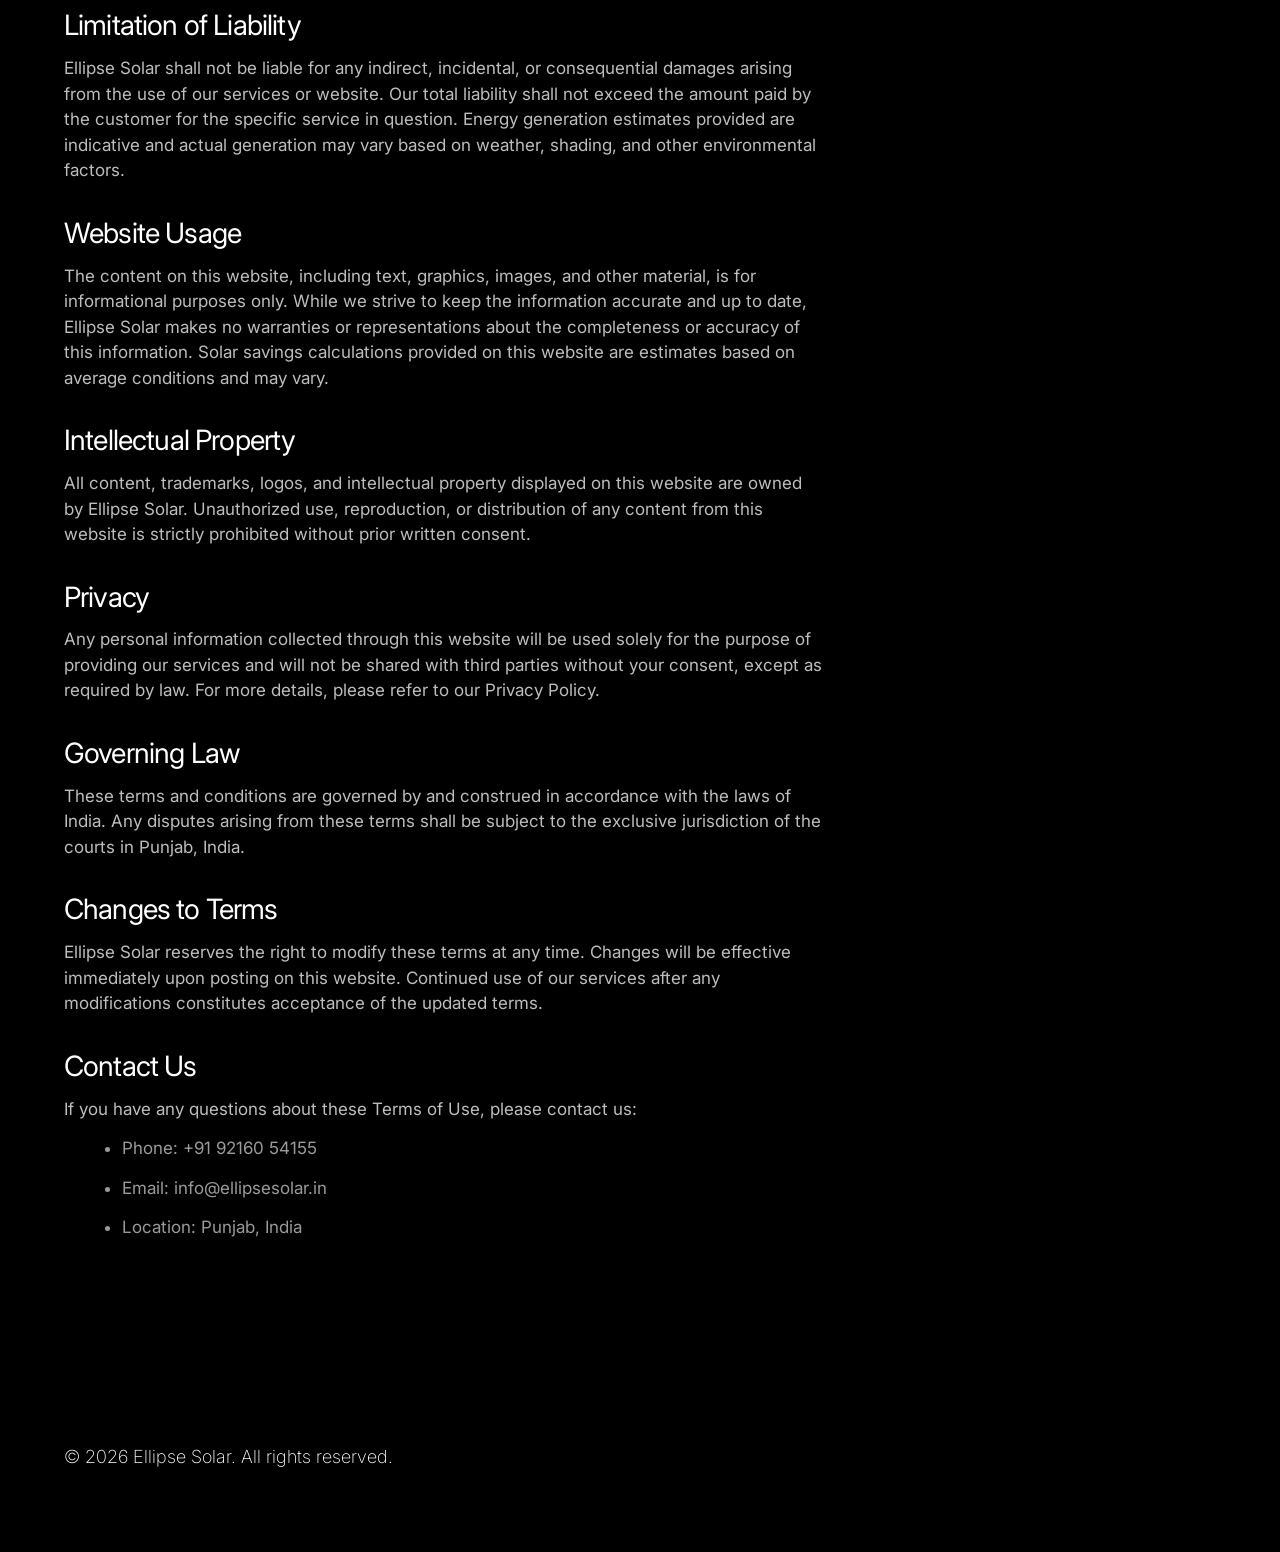
<file: terms.html>
<!DOCTYPE html>
<html lang="en">
<head>
    <meta charset="UTF-8">
    <meta name="viewport" content="width=device-width, initial-scale=1.0">
    <title>Terms of Use | Ellipse Solar</title>
    <meta name="description" content="Terms of Use for Ellipse Solar services.">
    <link rel="icon" type="image/png" href="images/favicon.png">
    <link rel="preconnect" href="https://fonts.googleapis.com">
    <link rel="preconnect" href="https://fonts.gstatic.com" crossorigin>
    <link href="https://fonts.googleapis.com/css2?family=Inter:wght@200;400;600&display=swap" rel="stylesheet">
    <link rel="stylesheet" href="css/style.css?v=flows2">
    <style>
        .terms-page { position: relative; z-index: 1; padding: 140px clamp(1.25rem, 5vw, 6vw) 96px; min-height: 100vh; }
        .terms-content { max-width: 760px; }
        .terms-content h1 { font-size: clamp(44px, 6vw, 72px); font-weight: 400; letter-spacing: -0.04em; line-height: 0.96; color: #fff; margin-bottom: 24px; }
        .terms-content h2 { font-size: 28px; font-weight: 400; letter-spacing: -0.03em; color: #fff; margin-top: 36px; margin-bottom: 12px; }
        .terms-content p, .terms-content li { font-size: 17px; font-weight: 400; color: #bdbdbd; line-height: 1.5; margin-bottom: 14px; }
        .terms-content ul { margin: 0 0 16px 18px; }
        .terms-content ul li { list-style: disc; color: #9a9a9a; }
        .terms-content a, .terms-back { color: #ffb829; }
        .terms-back { display: inline-flex; margin-bottom: 28px; font-size: 12px; font-weight: 600; letter-spacing: 0.14em; text-transform: uppercase; text-decoration: none; }
        .terms-content strong { color: #fff; font-weight: 600; }
    </style>
</head>
<body>
    <!-- Navigation -->
    <header class="nav is-solid" id="nav">
        <a class="nav__logo" href="index.html" aria-label="Ellipse Solar">
            <img src="images/logo.png" alt="" width="963" height="502">
        </a>
        <button class="nav__toggle" id="nav-toggle" type="button" aria-expanded="false" aria-controls="nav-menu" aria-label="Open menu">
            <span></span><span></span>
        </button>
        <nav class="nav__links" id="nav-menu">
            <a href="index.html#property">Solutions</a>
            <a href="index.html#projects">Projects</a>
            <a href="index.html#contact">Contact</a>
            <a class="btn btn--fill" href="index.html#contact">Get a solar consultation</a>
        </nav>
    </header>

    <!-- Terms Content -->
    <section class="terms-page">
        <div class="container">
            <div class="terms-content">
                <a href="index.html" class="terms-back">← Back to Home</a>
                <h1>Terms of Use</h1>
                <p><strong>Last updated:</strong> January 2026</p>

                <h2>Authorization to Contact</h2>
                <p>By registering yourself with us or submitting your details through any form on this website, you authorize Ellipse Solar to contact you via email, phone call, WhatsApp, or SMS and offer you our services, impart product knowledge, and share promotional offers running on the website. This authorization remains valid irrespective of whether you have registered yourself under DND (Do Not Disturb), DNC (Do Not Call), or NCPR (National Customer Preference Register) service. You still authorize us to contact you from Ellipse Solar for the above-mentioned purposes.</p>

                <h2>Services</h2>
                <p>Ellipse Solar provides solar energy engineering, procurement, and construction (EPC) services including but not limited to:</p>
                <ul>
                    <li>On-grid, off-grid, and hybrid solar systems from 3 kW to 50 kW</li>
                    <li>Rooftop and ground-mount installations</li>
                    <li>Battery backup with lead-acid or lithium (LiFePO4) banks</li>
                    <li>Solar system design and consultation</li>
                    <li>Central and state subsidy assistance and documentation for eligible DCR systems</li>
                </ul>

                <h2>Refund Policy</h2>
                <p>The advance payment made towards the booking of a solar installation project is non-refundable under any circumstances. This amount is utilized for site survey, system design, material procurement planning, and other pre-installation activities that commence immediately upon booking.</p>

                <h2>Project Timeline & Shipping</h2>
                <p>The typical project timeline ranges from 30 to 60 days from the date of confirmation, subject to no external dependencies that could cause delays. However, in the event of unforeseen delays due to weather conditions, government approvals, material availability, or other force majeure situations, the timeline may be extended. Customers will be promptly notified of any such extensions along with revised timelines.</p>

                <h2>Warranty</h2>
                <p>Component warranty follows the manufacturer of the model installed:</p>
                <ul>
                    <li>Solar panels: 25-year performance warranty, or 30 years on INA, Renewsys, and Premier</li>
                    <li>On-grid inverters: 8 years (Polycab) or 10 years (Solaire, Xwatt)</li>
                    <li>Hybrid inverters: 8 years (Polycab) or 5 years (Solaire, Xwatt)</li>
                    <li>Batteries: 5 years, or 10 years on Solaire lithium</li>
                </ul>

                <h2>Limitation of Liability</h2>
                <p>Ellipse Solar shall not be liable for any indirect, incidental, or consequential damages arising from the use of our services or website. Our total liability shall not exceed the amount paid by the customer for the specific service in question. Energy generation estimates provided are indicative and actual generation may vary based on weather, shading, and other environmental factors.</p>

                <h2>Website Usage</h2>
                <p>The content on this website, including text, graphics, images, and other material, is for informational purposes only. While we strive to keep the information accurate and up to date, Ellipse Solar makes no warranties or representations about the completeness or accuracy of this information. Solar savings calculations provided on this website are estimates based on average conditions and may vary.</p>

                <h2>Intellectual Property</h2>
                <p>All content, trademarks, logos, and intellectual property displayed on this website are owned by Ellipse Solar. Unauthorized use, reproduction, or distribution of any content from this website is strictly prohibited without prior written consent.</p>

                <h2>Privacy</h2>
                <p>Any personal information collected through this website will be used solely for the purpose of providing our services and will not be shared with third parties without your consent, except as required by law. For more details, please refer to our Privacy Policy.</p>

                <h2>Governing Law</h2>
                <p>These terms and conditions are governed by and construed in accordance with the laws of India. Any disputes arising from these terms shall be subject to the exclusive jurisdiction of the courts in Punjab, India.</p>

                <h2>Changes to Terms</h2>
                <p>Ellipse Solar reserves the right to modify these terms at any time. Changes will be effective immediately upon posting on this website. Continued use of our services after any modifications constitutes acceptance of the updated terms.</p>

                <h2>Contact Us</h2>
                <p>If you have any questions about these Terms of Use, please contact us:</p>
                <ul>
                    <li>Phone: +91 92160 54155</li>
                    <li>Email: info@ellipsesolar.in</li>
                    <li>Location: Punjab, India</li>
                </ul>
            </div>
        </div>
    </section>

    <!-- Footer -->
    <footer class="footer">
        <div class="container footer__bottom">
            <p>© 2026 Ellipse Solar. All rights reserved.</p>
        </div>
    </footer>

    <script>
        const navToggle = document.getElementById('nav-toggle');
        const navMenu = document.getElementById('nav-menu');
        navToggle.addEventListener('click', () => {
            const open = !navMenu.classList.contains('is-open');
            navMenu.classList.toggle('is-open', open);
            navToggle.classList.toggle('is-open', open);
            navToggle.setAttribute('aria-expanded', open ? 'true' : 'false');
            document.body.classList.toggle('nav-open', open);
        });
    </script>
</body>
</html>
</file>
<file: css/style.css>
:root {
  --bg: #000000;
  --text: #ffffff;
  --muted: #9a9a9a;
  --tertiary: #bdbdbd;
  --amber: #ffb829;
  --iris: #8052ff;
  --teal: #15846e;
  --font: "Inter", "Helvetica Neue", Helvetica, Arial, sans-serif;
  --pad: clamp(1.25rem, 5vw, 6vw);
  --ease: cubic-bezier(0.2, 0, 0, 1);
}

*,
*::before,
*::after { box-sizing: border-box; }

html { background: var(--bg); scroll-behavior: smooth; }

body {
  margin: 0;
  background: var(--bg);
  color: var(--text);
  font-family: var(--font);
  font-weight: 200;
  font-size: 18px;
  line-height: 1.5;
  text-rendering: optimizeLegibility;
}

img { max-width: 100%; }

button, input { font-family: inherit; }

::selection { background: var(--iris); color: #fff; }

:focus-visible {
  outline: 1px solid var(--iris);
  outline-offset: 3px;
}

.sr-only {
  position: absolute;
  width: 1px;
  height: 1px;
  padding: 0;
  margin: -1px;
  overflow: hidden;
  clip: rect(0, 0, 0, 0);
  white-space: nowrap;
  border: 0;
}

.skip {
  position: absolute;
  left: 1rem;
  top: -4rem;
  z-index: 20;
  background: var(--iris);
  color: #fff;
  padding: 0.6rem 0.9rem;
  border-radius: 999px;
  text-decoration: none;
  font-size: 12px;
  font-weight: 600;
  letter-spacing: 0.12em;
  text-transform: uppercase;
}

.skip:focus { top: 1rem; }

#field {
  position: fixed;
  inset: 0;
  width: 100%;
  height: 100%;
  z-index: 0;
  pointer-events: none;
}

.nav {
  position: fixed;
  top: 0;
  left: 0;
  right: 0;
  z-index: 10;
  display: flex;
  align-items: center;
  gap: 1.5rem;
  padding: 1.15rem var(--pad);
  background: transparent;
}

.nav.is-solid { background: #000; }

.nav__logo {
  display: flex;
  color: #fff;
  text-decoration: none;
  z-index: 12;
}

.nav__logo svg,
.nav__logo img { height: 46px; width: auto; display: block; }

.nav__links {
  display: flex;
  align-items: center;
  gap: 1.75rem;
  margin-left: auto;
}

.nav__links a {
  color: #fff;
  text-decoration: none;
  font-size: 12px;
  font-weight: 600;
  letter-spacing: 0.14em;
  text-transform: uppercase;
}

.nav__links a[aria-current="true"] { color: var(--amber); }

.nav__toggle {
  display: none;
  width: 44px;
  height: 44px;
  margin-left: auto;
  padding: 0;
  border: 0;
  background: transparent;
  position: relative;
  z-index: 12;
  cursor: pointer;
}

.nav__toggle span {
  display: block;
  width: 22px;
  height: 1px;
  margin: 7px auto;
  background: #fff;
  transition: transform 160ms var(--ease);
}

.nav__toggle.is-open span:first-child { transform: translateY(4px) rotate(40deg); }
.nav__toggle.is-open span:last-child { transform: translateY(-4px) rotate(-40deg); }

.btn {
  display: inline-flex;
  align-items: center;
  justify-content: center;
  min-height: 44px;
  padding: 0.8rem 1.25rem;
  border-radius: 999px;
  border: 0;
  text-decoration: none;
  font-size: 12px;
  font-weight: 600;
  letter-spacing: 0.14em;
  text-transform: uppercase;
  cursor: pointer;
  transition: background 120ms var(--ease), border-color 120ms var(--ease), color 120ms var(--ease);
}

.btn--fill { background: var(--iris); color: #fff; }
.btn--fill:hover { background: #6d3df0; }

.btn--ghost {
  background: transparent;
  color: #fff;
  box-shadow: inset 0 0 0 1px rgba(255, 255, 255, 0.28);
}

.btn--ghost:hover { box-shadow: inset 0 0 0 1px rgba(255, 255, 255, 0.55); }

.text-link {
  color: #fff;
  text-decoration: none;
  font-size: 12px;
  font-weight: 600;
  letter-spacing: 0.14em;
  text-transform: uppercase;
}

.chapter {
  position: relative;
  z-index: 1;
  min-height: 145vh;
}

.chapter--origin { min-height: 145vh; }
.chapter--panel,
.chapter--why { min-height: 160vh; }
.chapter--savings { min-height: 0; }
.chapter--projects { min-height: 230vh; }
.chapter--fit { min-height: 100vh; }

.film {
  position: relative;
  z-index: 1;
  height: 680vh;
}

.film__mark {
  position: absolute;
  left: 0;
  width: 1px;
  height: 1px;
}

.film__stage {
  position: sticky;
  top: 0;
  height: 100vh;
  overflow: hidden;
}

.beat {
  position: absolute;
  left: 0;
  right: 0;
  bottom: 0;
  display: flex;
  flex-direction: column;
  justify-content: flex-end;
  width: min(38rem, 100%);
  padding: 2vh var(--pad) 8vh;
  pointer-events: none;
}

.beat--center {
  width: min(52rem, 100%);
  margin-inline: auto;
  align-items: center;
  text-align: center;
  padding-bottom: 10vh;
}

.beat a,
.beat button { pointer-events: auto; }

.meter {
  position: absolute;
  left: 0;
  bottom: 0;
  width: min(38rem, 100%);
  padding: 2vh var(--pad) 8vh;
  pointer-events: none;
}

.meter__value {
  margin: 0.15em 0 0;
  font-weight: 400;
  letter-spacing: -0.045em;
  line-height: 0.9;
  font-size: clamp(64px, 7.4vw, 120px);
  font-variant-numeric: tabular-nums;
}

.meter.is-zero .meter__value {
  font-size: clamp(88px, 10vw, 148px);
}

.meter__kicker {
  margin: 0;
  font-size: 14px;
  font-weight: 400;
  color: var(--muted);
}

.meter__line { margin-top: 0.8rem; max-width: 22rem; }

.copy {
  position: sticky;
  top: 0;
  min-height: 100vh;
  display: flex;
  flex-direction: column;
  justify-content: center;
  width: min(36rem, 100%);
  padding: 18vh var(--pad) 12vh;
  pointer-events: none;
  will-change: opacity, transform;
}

.copy a,
.copy button,
.copy input,
.copy label,
.copy fieldset { pointer-events: auto; }

.chapter--center .copy {
  width: min(52rem, 100%);
  margin: 0 auto;
  align-items: center;
  text-align: center;
  justify-content: flex-end;
  padding-bottom: 12vh;
}

.chapter--process .copy,
.chapter--projects { width: auto; }

.chapter--process .copy {
  width: 100%;
  max-width: none;
  justify-content: flex-end;
  padding-bottom: 10vh;
}

.chapter--fit .copy,
.chapter--savings .copy {
  position: relative;
  min-height: 0;
  justify-content: flex-start;
}

.chapter--savings .copy {
  width: min(40rem, 100%);
  padding-top: 16vh;
  padding-bottom: 8vh;
}

.label {
  margin: 0 0 1rem;
  font-size: 12px;
  font-weight: 600;
  letter-spacing: 0.16em;
  text-transform: uppercase;
  color: var(--amber);
}

h1, h2, .echo {
  margin: 0;
  font-weight: 400;
  letter-spacing: -0.04em;
  line-height: 0.96;
  text-wrap: balance;
}

h1 { font-size: clamp(64px, 8vw, 113px); }

h2 { font-size: clamp(42px, 5.6vw, 84px); }

.echo {
  margin-top: 0.35em;
  font-size: clamp(42px, 5.6vw, 84px);
}

.lede {
  margin: 1.25rem 0 0;
  max-width: 36rem;
  color: var(--muted);
  font-size: 18px;
  font-weight: 200;
  line-height: 1.5;
  text-wrap: pretty;
}

.chapter--center .lede { margin-inline: auto; }

.actions {
  display: flex;
  flex-wrap: wrap;
  gap: 0.75rem 1rem;
  margin-top: 2rem;
  align-items: center;
}

.chapter--center .actions { justify-content: center; }

.flow, .metrics, .service-line, .rail, .statements { pointer-events: none; }

.flow {
  list-style: none;
  display: flex;
  flex-direction: column;
  gap: 0.45rem;
  margin: 2rem 0 0;
  padding: 0;
}

.flow li {
  font-size: 12px;
  font-weight: 600;
  letter-spacing: 0.16em;
  text-transform: uppercase;
  color: #3f3f3f;
}

.flow li:nth-child(1).is-hot { color: var(--amber); }
.flow li:nth-child(2).is-hot { color: #fff; }
.flow li:nth-child(3).is-hot { color: var(--iris); }

.metrics {
  list-style: none;
  margin: 1.75rem 0 0;
  padding: 0;
  display: flex;
  flex-direction: column;
  gap: 0.65rem;
}

.metrics li {
  color: var(--tertiary);
  font-size: 15px;
  font-weight: 400;
  letter-spacing: -0.01em;
}

.metrics li::before {
  content: "";
  display: inline-block;
  width: 1.1rem;
  height: 1px;
  margin-right: 0.7rem;
  background: var(--amber);
  vertical-align: middle;
}

.chain {
  display: flex;
  flex-wrap: wrap;
  gap: 0.45rem 0.7rem;
  align-items: center;
  margin: 1.75rem 0 0;
  font-size: 12px;
  font-weight: 600;
  letter-spacing: 0.16em;
  text-transform: uppercase;
  color: #3f3f3f;
}

.chain span.is-hot:nth-child(1) { color: var(--amber); }
.chain span.is-hot:nth-child(3) { color: #fff; }
.chain span.is-hot:nth-child(5) { color: #fff; }

#grid-chain span.is-hot:nth-child(5) { color: var(--iris); }
#grid-chain span.is-hot:nth-child(7) { color: var(--teal); }

.service-line {
  display: flex;
  flex-wrap: wrap;
  gap: 0.8rem 1.5rem;
  list-style: none;
  margin: 2rem 0 0;
  padding: 0;
  font-size: 12px;
  font-weight: 600;
  letter-spacing: 0.16em;
  text-transform: uppercase;
}

.service-line li { color: rgba(255, 255, 255, 0.28); }
.service-line li.is-hot { color: #fff; }

.rail {
  display: grid;
  grid-template-columns: repeat(6, minmax(0, 1fr));
  gap: 1rem;
  list-style: none;
  margin: 14vh 0 0;
  padding: 1.25rem 0 0;
  width: 100%;
}

.rail li {
  font-size: 12px;
  font-weight: 600;
  letter-spacing: 0.14em;
  text-transform: uppercase;
  color: #3f3f3f;
}

.rail li.is-on { color: var(--tertiary); }
.rail li.is-hot { color: #fff; }

.statements {
  position: relative;
  min-height: 7.2rem;
  margin-top: 2.5rem;
}

.statement {
  position: absolute;
  inset: 0 auto auto 0;
  margin: 0;
  max-width: 16ch;
  font-size: clamp(28px, 3.5vw, 48px);
  font-weight: 400;
  letter-spacing: -0.04em;
  line-height: 1.02;
  text-wrap: balance;
}

.pin {
  position: sticky;
  top: 0;
  height: 100vh;
  overflow: hidden;
  z-index: 1;
}

.pin__title {
  position: absolute;
  top: 12vh;
  left: var(--pad);
  z-index: 2;
  margin: 0;
  font-size: clamp(28px, 3vw, 42px);
}

.track {
  display: flex;
  align-items: center;
  height: 100%;
  gap: 4vw;
  padding-inline: var(--pad);
  will-change: transform;
}

.project { flex: 0 0 auto; width: min(74vw, 1040px); }

.project img {
  display: block;
  width: 100%;
  height: min(58vh, 640px);
  object-fit: cover;
  border-radius: 24px;
  background: #0a0a0a;
}

.project figcaption {
  display: flex;
  justify-content: space-between;
  gap: 1rem;
  align-items: baseline;
  margin-top: 0.85rem;
}

.project figcaption p {
  margin: 0;
  color: var(--muted);
  font-size: 14px;
  font-weight: 400;
}

.calc { margin-top: 2rem; max-width: 36rem; }

.calc__label {
  display: block;
  margin-bottom: 0.45rem;
  font-size: 12px;
  font-weight: 600;
  letter-spacing: 0.14em;
  text-transform: uppercase;
  color: var(--muted);
}

.calc__row {
  display: flex;
  align-items: baseline;
  gap: 0.35rem;
  font-size: clamp(32px, 4vw, 48px);
  font-weight: 400;
  letter-spacing: -0.04em;
}

.calc__row input {
  width: 100%;
  border: 0;
  background: transparent;
  color: #fff;
  font: inherit;
  letter-spacing: inherit;
  padding: 0;
}

.calc__row input:focus { outline: none; }
.calc__row input:focus-visible { outline: 1px solid var(--iris); outline-offset: 4px; }

.calc input[type="range"] {
  -webkit-appearance: none;
  appearance: none;
  width: 100%;
  height: 1px;
  margin: 1rem 0 0;
  background: #2a2a2a;
  cursor: pointer;
}

.calc input[type="range"]::-webkit-slider-thumb {
  -webkit-appearance: none;
  width: 14px;
  height: 14px;
  border-radius: 50%;
  background: var(--iris);
  border: 0;
}

.calc input[type="range"]::-moz-range-thumb {
  width: 14px;
  height: 14px;
  border: 0;
  border-radius: 50%;
  background: var(--iris);
}

.calc fieldset { border: 0; margin: 1.25rem 0 0; padding: 0; }

.calc legend {
  margin-bottom: 0.55rem;
  font-size: 12px;
  font-weight: 600;
  letter-spacing: 0.14em;
  text-transform: uppercase;
  color: var(--muted);
}

.choice {
  display: inline-flex;
  align-items: center;
  gap: 0.4rem;
  margin-right: 1.25rem;
  color: var(--tertiary);
  font-size: 15px;
  font-weight: 400;
  cursor: pointer;
}

.calc__out {
  display: grid;
  grid-template-columns: repeat(3, minmax(0, 1fr));
  gap: 1rem;
  margin: 1.5rem 0 0.5rem;
}

.calc__out dt {
  font-size: 11px;
  font-weight: 600;
  letter-spacing: 0.14em;
  text-transform: uppercase;
  color: var(--muted);
}

.calc__out dd {
  margin: 0.35rem 0 0;
  font-size: clamp(26px, 2.6vw, 36px);
  font-weight: 400;
  letter-spacing: -0.04em;
  line-height: 1;
}

.fine {
  margin: 0.75rem 0 0;
  max-width: 40rem;
  color: var(--muted);
  font-size: 14px;
  font-weight: 400;
  line-height: 1.45;
}

.calc .btn { margin-top: 1.25rem; }

.form {
  display: flex;
  flex-direction: column;
  gap: 0.35rem;
  width: min(32rem, 100%);
  margin-top: 2rem;
}

.form label {
  margin-top: 0.85rem;
  font-size: 14px;
  font-weight: 400;
  letter-spacing: 0;
  text-transform: none;
  color: var(--muted);
}

.form input[type="text"],
.form input[type="tel"] {
  width: 100%;
  border: 0;
  border-bottom: 1px solid rgba(255, 255, 255, 0.22);
  border-radius: 0;
  background: transparent;
  color: #fff;
  font-size: 18px;
  font-weight: 400;
  padding: 0.7rem 0;
}

.form input:focus { outline: none; border-bottom-color: var(--iris); }
.form input[aria-invalid="true"] { border-bottom-color: #ff8d7a; }

.field-error,
.form-status {
  margin: 0.35rem 0 0;
  color: #ffb0a0;
  font-size: 14px;
  font-weight: 400;
  letter-spacing: 0;
  text-transform: none;
}

.form-status { color: var(--amber); }

.bills {
  display: flex;
  flex-wrap: wrap;
  gap: 0.45rem;
  margin-top: 0.7rem;
}

.bills label {
  margin: 0;
  text-transform: none;
  letter-spacing: 0;
  font-size: 14px;
  font-weight: 400;
  color: var(--tertiary);
  cursor: pointer;
}

.bills span {
  display: inline-flex;
  min-height: 44px;
  align-items: center;
  padding: 0 0.9rem;
  box-shadow: inset 0 0 0 1px rgba(255, 255, 255, 0.16);
  border-radius: 999px;
}

.bills input { position: absolute; opacity: 0; pointer-events: none; }

.bills input:checked + span {
  color: #fff;
  box-shadow: inset 0 0 0 1px var(--iris);
}

.bills input:focus-visible + span { outline: 1px solid var(--iris); outline-offset: 3px; }

.check {
  display: flex;
  gap: 0.6rem;
  align-items: flex-start;
  margin-top: 1rem;
  color: var(--tertiary);
  font-size: 14px;
  font-weight: 400;
  letter-spacing: 0;
  text-transform: none;
}

.check input { margin-top: 0.25rem; accent-color: var(--iris); }

.check a { color: #fff; }

.form .btn { margin-top: 1.25rem; align-self: flex-start; }

.estimate {
  min-height: 1.4em;
  margin: 1rem 0 0;
  color: var(--amber);
  font-size: 14px;
  font-weight: 400;
}

.footer {
  position: relative;
  z-index: 1;
  padding: 8vh var(--pad) 4rem;
}

.footer__mark svg,
.footer__mark img { height: 52px; width: auto; display: block; }

.footer__services {
  margin: 1.75rem 0 0;
  color: var(--muted);
  font-size: 14px;
  font-weight: 400;
  letter-spacing: 0;
  text-transform: none;
}

.footer__nav {
  display: flex;
  flex-wrap: wrap;
  gap: 0.8rem 1.5rem;
  margin-top: 1.75rem;
}

.footer a {
  color: var(--tertiary);
  text-decoration: none;
  font-size: 14px;
  font-weight: 400;
}

.footer a:hover { color: #fff; }

.footer__meta {
  display: flex;
  flex-wrap: wrap;
  gap: 0.4rem 1.25rem;
  margin-top: 2.5rem;
  color: var(--muted);
  font-size: 13px;
  font-weight: 400;
}

.footer__meta a { font-size: 13px; }

body.nav-open { overflow: hidden; }

@media (max-width: 860px) {
  .chapter { min-height: 130vh; }
  .chapter--origin { min-height: 130vh; }
  .chapter--projects { min-height: 190vh; }
  .chapter--why { min-height: 145vh; }
  .film { height: 620vh; }
  .meter__value { font-size: clamp(52px, 14vw, 80px); }
  .meter.is-zero .meter__value { font-size: clamp(68px, 18vw, 96px); }

  h1 { font-size: clamp(46px, 13vw, 72px); }
  h2, .echo { font-size: clamp(34px, 9vw, 56px); }

  .copy { justify-content: flex-end; padding-bottom: 7vh; width: 100%; }
  .chapter--center .copy { justify-content: flex-end; }

  .lede { font-size: 16px; }

  .rail {
    grid-template-columns: repeat(3, minmax(0, 1fr));
    margin-top: 8vh;
    gap: 0.75rem 0.4rem;
  }

  .rail li { font-size: 12px; letter-spacing: 0.04em; }

  .statements { min-height: 6.5rem; }
  .statement { max-width: 18ch; font-size: clamp(26px, 7vw, 36px); }

  .project { width: min(86vw, 1040px); }
  .project img { height: min(48vh, 520px); border-radius: 24px; }

  .calc__out { grid-template-columns: 1fr; gap: 0.85rem; }

  .nav__toggle { display: block; }

  .nav__links {
    position: fixed;
    inset: 0;
    margin: 0;
    padding: 12vh var(--pad) 8vh;
    flex-direction: column;
    align-items: flex-start;
    justify-content: flex-end;
    gap: 1.25rem;
    background: #000;
    transform: translateY(-101%);
    transition: transform 320ms var(--ease);
  }

  .nav__links.is-open { transform: none; }

  .nav__links a {
    font-size: clamp(32px, 8vw, 48px);
    font-weight: 400;
    letter-spacing: -0.04em;
    text-transform: none;
  }

  .nav__links .btn--fill {
    margin-top: 0.5rem;
    font-size: 12px;
    font-weight: 600;
    letter-spacing: 0.14em;
    text-transform: uppercase;
  }
}

@media (max-height: 760px) and (min-width: 861px) {
  h1 { font-size: 78px; }
  h2, .echo { font-size: 56px; }
  .lede { margin-top: 0.8rem; }
  .actions, .calc { margin-top: 1rem; }
}

@media (prefers-reduced-motion: reduce) {
  html { scroll-behavior: auto; }
  .nav__links, .nav__toggle span, .btn { transition: none; }
  .copy { will-change: auto; }
}
</file>
